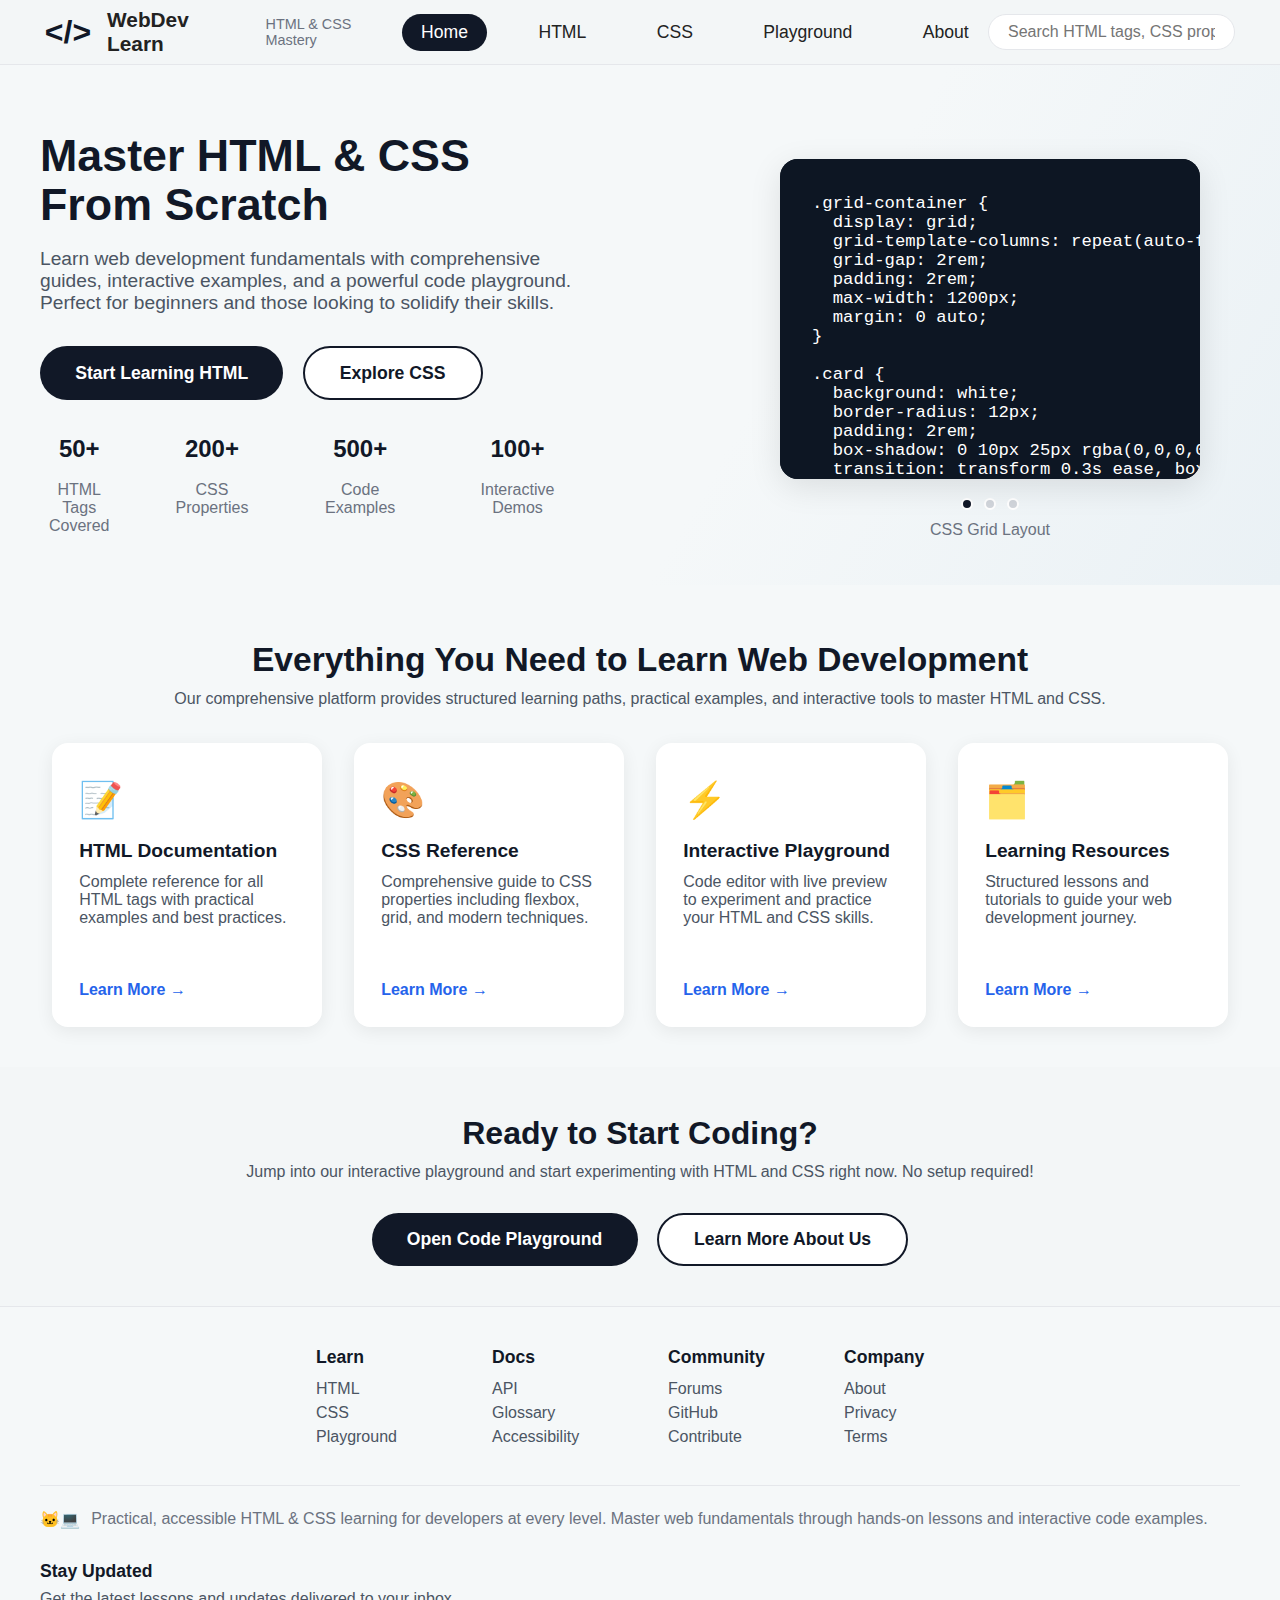
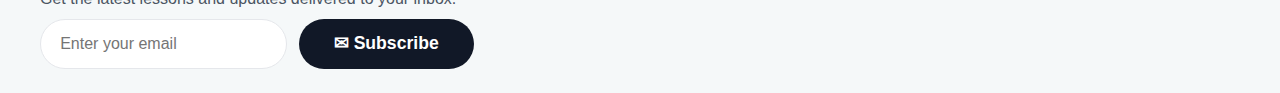
<file: index.html>
<!DOCTYPE html>
<html lang="en">
  <head>
    <meta charset="UTF-8" />
    <meta name="viewport" content="width=device-width, initial-scale=1.0" />
    <title>WebDev Learn - HTML & CSS Mastery</title>
    <link rel="stylesheet" href="style.css" />
  </head>
  <body>
    <!--Navbar-->
    <header class="navbar">
      <div class="navbar-left">
        <span class="nav-logo">&#60;&#47;&#62;</span>
        <span class="nav-title">WebDev Learn</span>
        <span class="nav-subtitle">HTML &amp; CSS Mastery</span>
      </div>
      <nav class="navbar-center">
        <a href="#" class="nav-link active">Home</a>
        <a href="./html.html" class="nav-link">HTML</a>
        <a href="#" class="nav-link">CSS</a>
        <a href="#" class="nav-link">Playground</a>
        <a href="#" class="nav-link">About</a>
      </nav>
      <div class="navbar-right">
        <input
          type="text"
          class="nav-search"
          placeholder="Search HTML tags, CSS properties..."
        />
      </div>
    </header>

    <!--Hero section-->
    <section class="hero">
      <div class="hero-content">
        <h1>Master HTML &amp; CSS<br />From Scratch</h1>
        <p>
          Learn web development fundamentals with comprehensive guides,
          interactive examples, and a powerful code playground. Perfect for
          beginners and those looking to solidify their skills.
        </p>
        <div class="hero-buttons">
          <button class="btn btn-primary">Start Learning HTML</button>
          <button class="btn btn-outline">Explore CSS</button>
        </div>
        <div class="hero-stats">
          <div><span>50+</span><br />HTML Tags<br />Covered</div>
          <div><span>200+</span><br />CSS Properties</div>
          <div><span>500+</span><br />Code Examples</div>
          <div><span>100+</span><br />Interactive Demos</div>
        </div>
      </div>
      <div class="hero-carousel">
        <div class="carousel-window">
          <div class="carousel-track">
            <pre class="carousel-slide">
.grid-container {
  display: grid;
  grid-template-columns: repeat(auto-fit, minmax(300px, 1fr));
  grid-gap: 2rem;
  padding: 2rem;
  max-width: 1200px;
  margin: 0 auto;
}

.card {
  background: white;
  border-radius: 12px;
  padding: 2rem;
  box-shadow: 0 10px 25px rgba(0,0,0,0.1);
  transition: transform 0.3s ease, box-shadow 0.3s ease;
}
                    </pre
            >
            <pre class="carousel-slide">
.flex-container {
  display: flex;
  flex-wrap: wrap;
  gap: 1.5rem;
  justify-content: center;
  align-items: stretch;
}

.flex-item {
  background: #fff;
  border-radius: 10px;
  padding: 1.5rem;
  box-shadow: 0 8px 20px rgba(0,0,0,0.08);
}
                    </pre
            >
            <pre class="carousel-slide">
.button {
  background: #111827;
  color: #fff;
  border: none;
  border-radius: 8px;
  padding: 0.75rem 2rem;
  font-size: 1.1rem;
  cursor: pointer;
  transition: background 0.2s;
}
.button:hover {
  background: #1f2937;
}
                    </pre
            >
          </div>
        </div>
        <div class="carousel-dots">
          <span class="dot active"></span>
          <span class="dot"></span>
          <span class="dot"></span>
        </div>
        <span class="carousel-label">CSS Grid Layout</span>
      </div>
    </section>

    <!--Learn the  web development-->
    <section class="features">
      <h2>Everything You Need to Learn Web Development</h2>
      <p>
        Our comprehensive platform provides structured learning paths, practical
        examples, and interactive tools to master HTML and CSS.
      </p>
      <div class="feature-cards">
        <div class="feature-card">
          <div class="feature-icon">📝</div>
          <h3>HTML Documentation</h3>
          <p>
            Complete reference for all HTML tags with practical examples and
            best practices.
          </p>
          <a href="#">Learn More &rarr;</a>
        </div>
        <div class="feature-card">
          <div class="feature-icon">🎨</div>
          <h3>CSS Reference</h3>
          <p>
            Comprehensive guide to CSS properties including flexbox, grid, and
            modern techniques.
          </p>
          <a href="#">Learn More &rarr;</a>
        </div>
        <div class="feature-card">
          <div class="feature-icon">⚡</div>
          <h3>Interactive Playground</h3>
          <p>
            Code editor with live preview to experiment and practice your HTML
            and CSS skills.
          </p>
          <a href="#">Learn More &rarr;</a>
        </div>
        <div class="feature-card">
          <div class="feature-icon">🗂️</div>
          <h3>Learning Resources</h3>
          <p>
            Structured lessons and tutorials to guide your web development
            journey.
          </p>
          <a href="#">Learn More &rarr;</a>
        </div>
      </div>
    </section>

    <!--Link section-->
    <section class="cta">
      <h2>Ready to Start Coding?</h2>
      <p>
        Jump into our interactive playground and start experimenting with HTML
        and CSS right now. No setup required!
      </p>
      <div class="cta-buttons">
        <button class="btn btn-primary">Open Code Playground</button>
        <button class="btn btn-outline">Learn More About Us</button>
      </div>
    </section>

    <!--Footer section-->
    <footer class="footer">
      <div class="footer-links">
        <div>
          <h4>Learn</h4>
          <a href="#">HTML</a>
          <a href="#">CSS</a>
          <a href="#">Playground</a>
        </div>
        <div>
          <h4>Docs</h4>
          <a href="#">API</a>
          <a href="#">Glossary</a>
          <a href="#">Accessibility</a>
        </div>
        <div>
          <h4>Community</h4>
          <a href="#">Forums</a>
          <a href="#">GitHub</a>
          <a href="#">Contribute</a>
        </div>
        <div>
          <h4>Company</h4>
          <a href="#">About</a>
          <a href="#">Privacy</a>
          <a href="#">Terms</a>
        </div>
      </div>
      <div class="footer-bottom">
        <div class="footer-desc">
          <span>🐱‍💻</span>
          <span
            >Practical, accessible HTML &amp; CSS learning for developers at
            every level. Master web fundamentals through hands-on lessons and
            interactive code examples.</span
          >
        </div>
        <div class="footer-subscribe">
          <h4>Stay Updated</h4>
          <p>Get the latest lessons and updates delivered to your inbox.</p>
          <form class="subscribe-form">
            <input type="email" placeholder="Enter your email" required />
            <button type="submit" class="btn btn-primary">
              &#9993; Subscribe
            </button>
          </form>
        </div>
      </div>
    </footer>

    <script src="script.js"></script>
  </body>
</html>
</file>
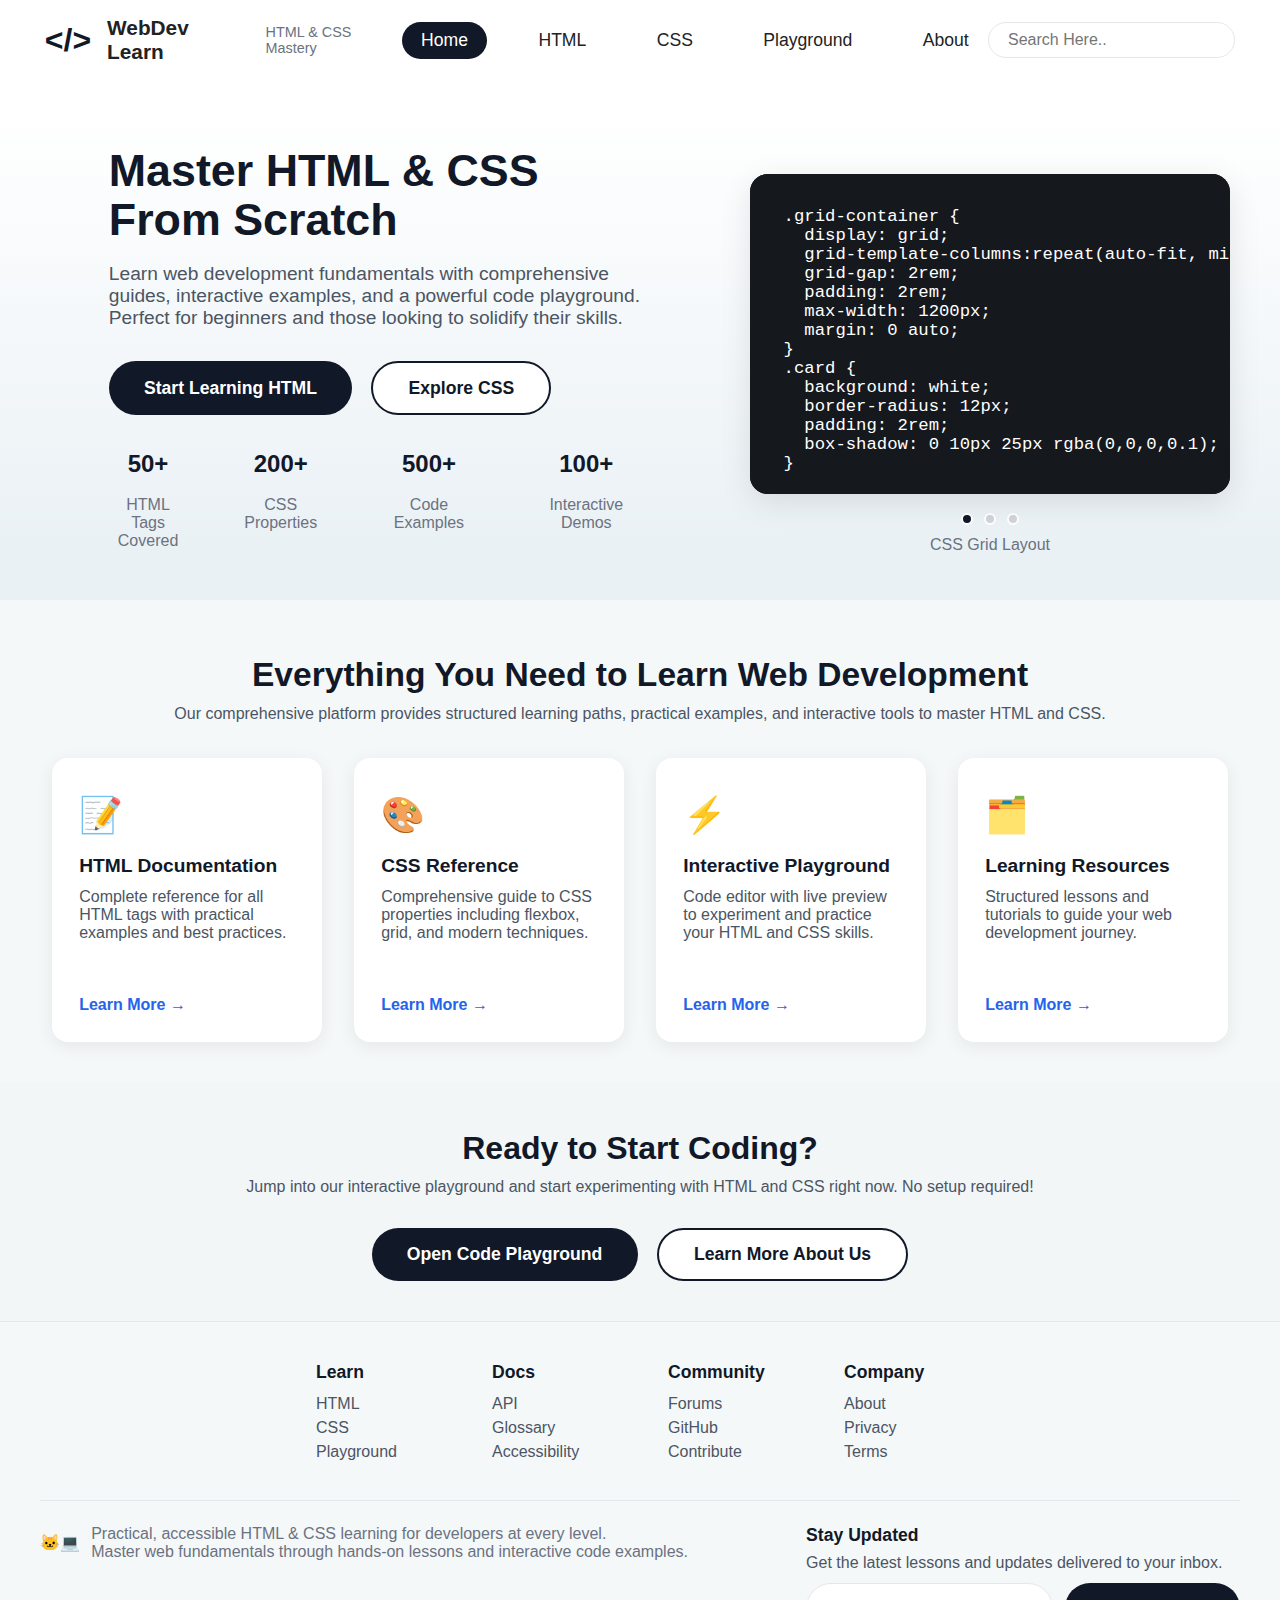
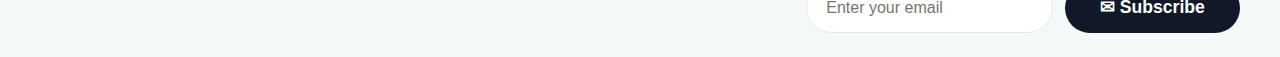
<file: Home/index.html>
<!DOCTYPE html>
<html lang="en">
  <head>
    <meta charset="UTF-8" />
    <meta name="viewport" content="width=device-width, initial-scale=1.0" />
    <title>WebDev Learn - HTML & CSS Mastery</title>
    <link rel="stylesheet" href="style.css" />
  </head>
  <body>
    <!--Navbar-->
    <header class="navbar">
      <div class="navbar-left">
        <span class="nav-logo">&#60;&#47;&#62;</span>
        <span class="nav-title">WebDev Learn</span>
        <span class="nav-subtitle">HTML &amp; CSS Mastery</span>
      </div>
      <nav class="navbar-center">
        <a href="./index.html" class="nav-link active">Home</a>
        <a href="../HTML/HTML.html" class="nav-link">HTML</a>
        <a href="../CSS/CSS.html" class="nav-link">CSS</a>
        <a href="../Playground/playground.html" class="nav-link">Playground</a>
        <a href="../About/about.html" class="nav-link">About</a>
      </nav>
      <div class="navbar-right">
        <input
          type="text"
          class="nav-search"
          placeholder="Search Here.."
        />
      </div>
    </header>

    <!--Hero section-->
    <section class="hero">
      <div class="hero-content">
        <h1>Master HTML &amp; CSS<br />From Scratch</h1>
        <p>
          Learn web development fundamentals with comprehensive guides,
          interactive examples, and a powerful code playground. Perfect for
          beginners and those looking to solidify their skills.
        </p>
        <div class="hero-buttons">
          <button class="btn btn-primary">Start Learning HTML</button>
          <button class="btn btn-outline">Explore CSS</button>
        </div>
        <div class="hero-stats">
          <div><span>50+</span><br />HTML Tags<br />Covered</div>
          <div><span>200+</span><br />CSS Properties</div>
          <div><span>500+</span><br />Code Examples</div>
          <div><span>100+</span><br />Interactive Demos</div>
        </div>
      </div>
      <div class="hero-carousel">
        <div class="carousel-window">
          <div class="carousel-track">
            <pre class="carousel-slide">
.grid-container {
  display: grid;
  grid-template-columns:repeat(auto-fit, minmax(300px, 1fr));
  grid-gap: 2rem;
  padding: 2rem;
  max-width: 1200px;
  margin: 0 auto;
}
.card {
  background: white;
  border-radius: 12px;
  padding: 2rem;
  box-shadow: 0 10px 25px rgba(0,0,0,0.1);
}
                    </pre
            >
            <pre class="carousel-slide">
.flex-container {
  display: flex;
  flex-wrap: wrap;
  gap: 1.5rem;
  justify-content: center;
  align-items: stretch;
}
.flex-item {
  background: #fff;
  border-radius: 10px;
  padding: 1.5rem;
  box-shadow: 0 8px 20px rgba(0,0,0,0.08);
}
                    </pre
            >
            <pre class="carousel-slide">
.button {
  background: #111827;
  color: #fff;
  border: none;
  border-radius: 8px;
  padding: 0.75rem 2rem;
  font-size: 1.1rem;
  cursor: pointer;
  transition: background 0.2s;
}
.button:hover {
  background: #1f2937;
}
                    </pre
            >
          </div>
        </div>
        <div class="carousel-dots">
          <span class="dot active"></span>
          <span class="dot"></span>
          <span class="dot"></span>
        </div>
        <span class="carousel-label">CSS Grid Layout</span>
      </div>
    </section>

    <!--Learn the  web development-->
    <section class="features">
      <h2>Everything You Need to Learn Web Development</h2>
      <p>
        Our comprehensive platform provides structured learning paths, practical
        examples, and interactive tools to master HTML and CSS.
      </p>
      <div class="feature-cards">
        <div class="feature-card">
          <div class="feature-icon">📝</div>
          <h3>HTML Documentation</h3>
          <p>
            Complete reference for all HTML tags with practical examples and
            best practices.
          </p>
          <a href="#">Learn More &rarr;</a>
        </div>
        <div class="feature-card">
          <div class="feature-icon">🎨</div>
          <h3>CSS Reference</h3>
          <p>
            Comprehensive guide to CSS properties including flexbox, grid, and
            modern techniques.
          </p>
          <a href="#">Learn More &rarr;</a>
        </div>
        <div class="feature-card">
          <div class="feature-icon">⚡</div>
          <h3>Interactive Playground</h3>
          <p>
            Code editor with live preview to experiment and practice your HTML
            and CSS skills.
          </p>
          <a href="#">Learn More &rarr;</a>
        </div>
        <div class="feature-card">
          <div class="feature-icon">🗂️</div>
          <h3>Learning Resources</h3>
          <p>
            Structured lessons and tutorials to guide your web development
            journey.
          </p>
          <a href="#">Learn More &rarr;</a>
        </div>
      </div>
    </section>

    <!--Link section-->
    <section class="cta">
      <h2>Ready to Start Coding?</h2>
      <p>
        Jump into our interactive playground and start experimenting with HTML
        and CSS right now. No setup required!
      </p>
      <div class="cta-buttons">
        <button class="btn btn-primary">Open Code Playground</button>
        <button class="btn btn-outline">Learn More About Us</button>
      </div>
    </section>

    <!--Footer section-->
    <footer class="footer">
      <div class="footer-links">
        <div>
          <h4>Learn</h4>
          <a href="#">HTML</a>
          <a href="#">CSS</a>
          <a href="#">Playground</a>
        </div>
        <div>
          <h4>Docs</h4>
          <a href="#">API</a>
          <a href="#">Glossary</a>
          <a href="#">Accessibility</a>
        </div>
        <div>
          <h4>Community</h4>
          <a href="#">Forums</a>
          <a href="#">GitHub</a>
          <a href="#">Contribute</a>
        </div>
        <div>
          <h4>Company</h4>
          <a href="#">About</a>
          <a href="#">Privacy</a>
          <a href="#">Terms</a>
        </div>
      </div>
      <div class="footer-bottom">
        <div class="footer-desc">
          <span>🐱‍💻</span>
          <span>
        Practical, accessible HTML &amp; CSS learning for developers at every level.<br>
        Master web fundamentals through hands-on lessons and interactive code examples.
          </span>
        </div>
        <div class="footer-subscribe">
          <h4>Stay Updated</h4>
          <p>Get the latest lessons and updates delivered to your inbox.</p>
          <form class="subscribe-form">
        <input type="email" placeholder="Enter your email" required />
        <button type="submit" class="btn btn-primary">
          &#9993; Subscribe
        </button>
          </form>
        </div>
      </div>
    </footer>

    <script src="script.js"></script>
  </body>
</html>
</file>
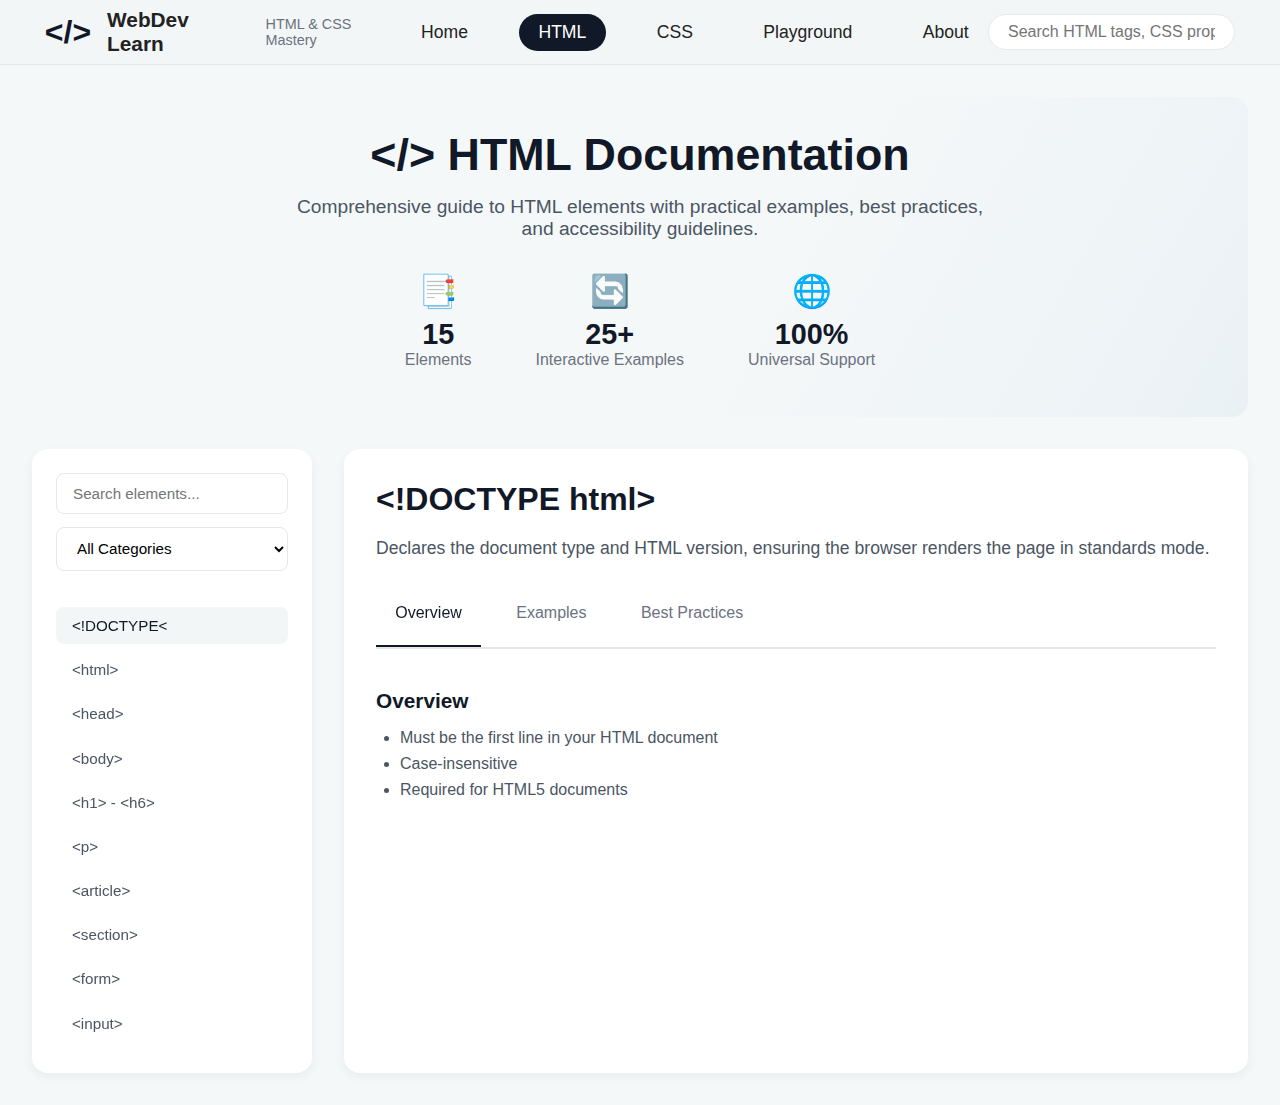
<file: HTML.html>
<!DOCTYPE html>
<html lang="en">
  <head>
    <meta charset="UTF-8" />
    <meta name="viewport" content="width=device-width, initial-scale=1.0" />
    <title>HTML Documentation - WebDev Learn</title>
    <link rel="stylesheet" href="style.css" />
    <link rel="stylesheet" href="html-docs.css" />
  </head>
  <body>
    <header class="navbar">
      <div class="navbar-left">
        <span class="nav-logo">&#60;&#47;&#62;</span>
        <span class="nav-title">WebDev Learn</span>
        <span class="nav-subtitle">HTML &amp; CSS Mastery</span>
      </div>
      <nav class="navbar-center">
        <a href="index.html" class="nav-link">Home</a>
        <a href="html.html" class="nav-link active">HTML</a>
        <a href="#" class="nav-link">CSS</a>
        <a href="#" class="nav-link">Playground</a>
        <a href="#" class="nav-link">About</a>
      </nav>
      <div class="navbar-right">
        <input
          type="text"
          class="nav-search"
          placeholder="Search HTML tags, CSS properties..."
        />
      </div>
    </header>

    <main class="docs-container">
      <div class="docs-header">
        <h1>&#60;/&#62; HTML Documentation</h1>
        <p>
          Comprehensive guide to HTML elements with practical examples, best
          practices, and accessibility guidelines.
        </p>
        <div class="docs-stats">
          <div class="stat-item">
            <span class="stat-icon">📑</span>
            <span class="stat-number">15</span>
            <span class="stat-label">Elements</span>
          </div>
          <div class="stat-item">
            <span class="stat-icon">🔄</span>
            <span class="stat-number">25+</span>
            <span class="stat-label">Interactive Examples</span>
          </div>
          <div class="stat-item">
            <span class="stat-icon">🌐</span>
            <span class="stat-number">100%</span>
            <span class="stat-label">Universal Support</span>
          </div>
        </div>
      </div>

      <div class="docs-content">
        <aside class="docs-sidebar">
          <div class="search-box">
            <input
              type="text"
              id="elementSearch"
              placeholder="Search elements..."
              onkeyup="filterElements()"
            />
            <select id="categoryFilter" onchange="filterElements()">
              <option value="all">All Categories</option>
              <option value="document">Document Structure</option>
              <option value="text">Text Content</option>
              <option value="semantic">Semantic Elements</option>
              <option value="forms">Forms</option>
            </select>
          </div>
          <ul class="element-list" id="elementList">
            <li class="element-item" data-category="document">
              <a href="#doctype" class="active">&lt;!DOCTYPE&lt;</a>
            </li>
            <li class="element-item" data-category="document">
              <a href="#html">&lt;html&gt;</a>
            </li>
            <li class="element-item" data-category="document">
              <a href="#head">&lt;head&gt;</a>
            </li>
            <li class="element-item" data-category="document">
              <a href="#body">&lt;body&gt;</a>
            </li>
            <li class="element-item" data-category="text">
              <a href="#h1">&lt;h1&gt; - &lt;h6&gt;</a>
            </li>
            <li class="element-item" data-category="text">
              <a href="#p">&lt;p&gt;</a>
            </li>
            <li class="element-item" data-category="semantic">
              <a href="#article">&lt;article&gt;</a>
            </li>
            <li class="element-item" data-category="semantic">
              <a href="#section">&lt;section&gt;</a>
            </li>
            <li class="element-item" data-category="forms">
              <a href="#form">&lt;form&gt;</a>
            </li>
            <li class="element-item" data-category="forms">
              <a href="#input">&lt;input&gt;</a>
            </li>
          </ul>
        </aside>

        <section class="docs-main">
          <!-- DOCTYPE -->
          <article id="doctype" class="element-docs">
            <h2>&lt;!DOCTYPE html&gt;</h2>
            <p class="element-desc">
              Declares the document type and HTML version, ensuring the browser
              renders the page in standards mode.
            </p>

            <div class="tabs">
              <button
                class="tab-btn active"
                onclick="switchTab(this, 'overview-doctype')"
              >
                Overview
              </button>
              <button
                class="tab-btn"
                onclick="switchTab(this, 'example-doctype')"
              >
                Examples
              </button>
              <button
                class="tab-btn"
                onclick="switchTab(this, 'practice-doctype')"
              >
                Best Practices
              </button>
            </div>

            <div id="overview-doctype" class="tab-content active">
              <h3>Overview</h3>
              <ul>
                <li>Must be the first line in your HTML document</li>
                <li>Case-insensitive</li>
                <li>Required for HTML5 documents</li>
              </ul>
            </div>

            <div id="example-doctype" class="tab-content">
              <h3>Example</h3>
              <div class="code-block">
                <pre><code>&lt;!DOCTYPE html&gt;
&lt;html lang="en"&gt;
&lt;head&gt;
    &lt;meta charset="UTF-8"&gt;
    &lt;title&gt;Document&lt;/title&gt;
&lt;/head&gt;
&lt;body&gt;
    
&lt;/body&gt;
&lt;/html&gt;</code></pre>
                <button class="copy-btn" onclick="copyCode(this)">Copy</button>
              </div>
            </div>

            <div id="practice-doctype" class="tab-content">
              <h3>Best Practices</h3>
              <ul>
                <li>Always include the DOCTYPE declaration</li>
                <li>Place it at the very beginning of the document</li>
                <li>Use the HTML5 doctype for modern web development</li>
              </ul>
            </div>
          </article>

          <!-- HTML TAG -->
          <article id="html" class="element-docs" style="display:none;">
            <h2>&lt;html&gt;</h2>
            <div class="tabs">
              <button class="tab-btn active" onclick="switchTab(this, 'overview-html')">
                Overview
              </button>
              <button class="tab-btn" onclick="switchTab(this, 'example-html')">
                Examples
              </button>
              <button class="tab-btn" onclick="switchTab(this, 'practice-html')">
                Best Practices
              </button>
            </div>
            <div id="overview-html" class="tab-content active">
              <h3>Overview</h3>
              <ul>
                <li>The root element of an HTML document.</li>
                <li>Wraps all content except the <code>&lt;!DOCTYPE&gt;</code> declaration.</li>
                <li>Should include a <code>lang</code> attribute for accessibility.</li>
              </ul>
            </div>
            <div id="example-html" class="tab-content">
              <h3>Example</h3>
              <div class="code-block">
                <pre><code>&lt;html lang="en"&gt;
  &lt;head&gt;...&lt;/head&gt;
  &lt;body&gt;...&lt;/body&gt;
&lt;/html&gt;</code></pre>
                <button class="copy-btn" onclick="copyCode(this)">Copy</button>
              </div>
            </div>
            <div id="practice-html" class="tab-content">
              <h3>Best Practices</h3>
              <ul>
                <li>Always specify the <code>lang</code> attribute.</li>
                <li>Only one <code>&lt;html&gt;</code> element per document.</li>
              </ul>
            </div>
          </article>

          <!-- HEAD TAG -->
          <article id="head" class="element-docs" style="display:none;">
            <h2>&lt;head&gt;</h2>
            <div class="tabs">
              <button class="tab-btn active" onclick="switchTab(this, 'overview-head')">
                Overview
              </button>
              <button class="tab-btn" onclick="switchTab(this, 'example-head')">
                Examples
              </button>
              <button class="tab-btn" onclick="switchTab(this, 'practice-head')">
                Best Practices
              </button>
            </div>
            <div id="overview-head" class="tab-content active">
              <h3>Overview</h3>
              <ul>
                <li>Contains metadata, links to stylesheets, and scripts.</li>
                <li>Not displayed on the page.</li>
              </ul>
            </div>
            <div id="example-head" class="tab-content">
              <h3>Example</h3>
              <div class="code-block">
                <pre><code>&lt;head&gt;
  &lt;meta charset="UTF-8"&gt;
  &lt;title&gt;My Page&lt;/title&gt;
  &lt;link rel="stylesheet" href="style.css"&gt;
&lt;/head&gt;</code></pre>
                <button class="copy-btn" onclick="copyCode(this)">Copy</button>
              </div>
            </div>
            <div id="practice-head" class="tab-content">
              <h3>Best Practices</h3>
              <ul>
                <li>Include <code>&lt;meta charset="UTF-8"&gt;</code> for character encoding.</li>
                <li>Use <code>&lt;title&gt;</code> for SEO and accessibility.</li>
              </ul>
            </div>
          </article>

          <!-- BODY TAG -->
          <article id="body" class="element-docs" style="display:none;">
            <h2>&lt;body&gt;</h2>
            <div class="tabs">
              <button class="tab-btn active" onclick="switchTab(this, 'overview-body')">
                Overview
              </button>
              <button class="tab-btn" onclick="switchTab(this, 'example-body')">
                Examples
              </button>
              <button class="tab-btn" onclick="switchTab(this, 'practice-body')">
                Best Practices
              </button>
            </div>
            <div id="overview-body" class="tab-content active">
              <h3>Overview</h3>
              <ul>
                <li>Contains all the content visible to users.</li>
                <li>Only one <code>&lt;body&gt;</code> per document.</li>
              </ul>
            </div>
            <div id="example-body" class="tab-content">
              <h3>Example</h3>
              <div class="code-block">
                <pre><code>&lt;body&gt;
  &lt;h1&gt;Welcome!&lt;/h1&gt;
  &lt;p&gt;This is my website.&lt;/p&gt;
&lt;/body&gt;</code></pre>
                <button class="copy-btn" onclick="copyCode(this)">Copy</button>
              </div>
            </div>
            <div id="practice-body" class="tab-content">
              <h3>Best Practices</h3>
              <ul>
                <li>Keep structure semantic and accessible.</li>
                <li>Use headings and sections appropriately.</li>
              </ul>
            </div>
          </article>

          <!-- H1-H6 TAGS -->
          <article id="h1" class="element-docs" style="display:none;">
            <h2>&lt;h1&gt; - &lt;h6&gt;</h2>
            <div class="tabs">
              <button class="tab-btn active" onclick="switchTab(this, 'overview-h1')">Overview</button>
              <button class="tab-btn" onclick="switchTab(this, 'example-h1')">Examples</button>
              <button class="tab-btn" onclick="switchTab(this, 'practice-h1')">Best Practices</button>
            </div>
            <div id="overview-h1" class="tab-content active">
              <h3>Overview</h3>
              <ul>
                <li>Heading tags define the structure and hierarchy of your content.</li>
                <li><code>&lt;h1&gt;</code> is the most important, <code>&lt;h6&gt;</code> is the least.</li>
                <li>Used for titles and section headings.</li>
              </ul>
            </div>
            <div id="example-h1" class="tab-content">
              <h3>Example</h3>
              <div class="code-block">
                <pre><code>&lt;h1&gt;Main Title&lt;/h1&gt;
&lt;h2&gt;Section Title&lt;/h2&gt;
&lt;h3&gt;Subsection&lt;/h3&gt;</code></pre>
                <button class="copy-btn" onclick="copyCode(this)">Copy</button>
              </div>
            </div>
            <div id="practice-h1" class="tab-content">
              <h3>Best Practices</h3>
              <ul>
                <li>Use only one <code>&lt;h1&gt;</code> per page for the main title.</li>
                <li>Follow a logical order: <code>&lt;h1&gt;</code> → <code>&lt;h2&gt;</code> → <code>&lt;h3&gt;</code>, etc.</li>
                <li>Do not skip heading levels.</li>
              </ul>
            </div>
          </article>

          <!-- P TAG -->
          <article id="p" class="element-docs" style="display:none;">
            <h2>&lt;p&gt;</h2>
            <div class="tabs">
              <button class="tab-btn active" onclick="switchTab(this, 'overview-p')">Overview</button>
              <button class="tab-btn" onclick="switchTab(this, 'example-p')">Examples</button>
              <button class="tab-btn" onclick="switchTab(this, 'practice-p')">Best Practices</button>
            </div>
            <div id="overview-p" class="tab-content active">
              <h3>Overview</h3>
              <ul>
                <li>Defines a paragraph of text.</li>
                <li>Browsers add space before and after each <code>&lt;p&gt;</code> by default.</li>
              </ul>
            </div>
            <div id="example-p" class="tab-content">
              <h3>Example</h3>
              <div class="code-block">
                <pre><code>&lt;p&gt;This is a paragraph of text.&lt;/p&gt;</code></pre>
                <button class="copy-btn" onclick="copyCode(this)">Copy</button>
              </div>
            </div>
            <div id="practice-p" class="tab-content">
              <h3>Best Practices</h3>
              <ul>
                <li>Use for blocks of text, not for headings or lists.</li>
                <li>Do not nest block elements inside <code>&lt;p&gt;</code>.</li>
              </ul>
            </div>
          </article>

          <!-- ARTICLE TAG -->
          <article id="article" class="element-docs" style="display:none;">
            <h2>&lt;article&gt;</h2>
            <div class="tabs">
              <button class="tab-btn active" onclick="switchTab(this, 'overview-article')">Overview</button>
              <button class="tab-btn" onclick="switchTab(this, 'example-article')">Examples</button>
              <button class="tab-btn" onclick="switchTab(this, 'practice-article')">Best Practices</button>
            </div>
            <div id="overview-article" class="tab-content active">
              <h3>Overview</h3>
              <ul>
                <li>Represents a self-contained piece of content.</li>
                <li>Can be distributed and reused independently (e.g., blog post, news article).</li>
              </ul>
            </div>
            <div id="example-article" class="tab-content">
              <h3>Example</h3>
              <div class="code-block">
                <pre><code>&lt;article&gt;
  &lt;h2&gt;News Headline&lt;/h2&gt;
  &lt;p&gt;News content goes here.&lt;/p&gt;
&lt;/article&gt;</code></pre>
                <button class="copy-btn" onclick="copyCode(this)">Copy</button>
              </div>
            </div>
            <div id="practice-article" class="tab-content">
              <h3>Best Practices</h3>
              <ul>
                <li>Use for independent, distributable content.</li>
                <li>Each <code>&lt;article&gt;</code> should make sense on its own.</li>
              </ul>
            </div>
          </article>

          <!-- SECTION TAG -->
          <article id="section" class="element-docs" style="display:none;">
            <h2>&lt;section&gt;</h2>
            <div class="tabs">
              <button class="tab-btn active" onclick="switchTab(this, 'overview-section')">Overview</button>
              <button class="tab-btn" onclick="switchTab(this, 'example-section')">Examples</button>
              <button class="tab-btn" onclick="switchTab(this, 'practice-section')">Best Practices</button>
            </div>
            <div id="overview-section" class="tab-content active">
              <h3>Overview</h3>
              <ul>
                <li>Defines a thematic grouping of content, typically with a heading.</li>
                <li>Used to break up content into logical sections.</li>
              </ul>
            </div>
            <div id="example-section" class="tab-content">
              <h3>Example</h3>
              <div class="code-block">
                <pre><code>&lt;section&gt;
  &lt;h2&gt;About Us&lt;/h2&gt;
  &lt;p&gt;Information about our company.&lt;/p&gt;
&lt;/section&gt;</code></pre>
                <button class="copy-btn" onclick="copyCode(this)">Copy</button>
              </div>
            </div>
            <div id="practice-section" class="tab-content">
              <h3>Best Practices</h3>
              <ul>
                <li>Use for grouping related content with a heading.</li>
                <li>Do not use <code>&lt;section&gt;</code> as a generic container (use <code>&lt;div&gt;</code> for that).</li>
              </ul>
            </div>
          </article>

          <!-- FORM TAG -->
          <article id="form" class="element-docs" style="display:none;">
            <h2>&lt;form&gt;</h2>
            <div class="tabs">
              <button class="tab-btn active" onclick="switchTab(this, 'overview-form')">Overview</button>
              <button class="tab-btn" onclick="switchTab(this, 'example-form')">Examples</button>
              <button class="tab-btn" onclick="switchTab(this, 'practice-form')">Best Practices</button>
            </div>
            <div id="overview-form" class="tab-content active">
              <h3>Overview</h3>
              <ul>
                <li>Defines an interactive form for user input.</li>
                <li>Can contain input fields, buttons, and other controls.</li>
              </ul>
            </div>
            <div id="example-form" class="tab-content">
              <h3>Example</h3>
              <div class="code-block">
                <pre><code>&lt;form action="/submit" method="post"&gt;
  &lt;label for="name"&gt;Name:&lt;/label&gt;
  &lt;input type="text" id="name" name="name"&gt;
  &lt;button type="submit"&gt;Send&lt;/button&gt;
&lt;/form&gt;</code></pre>
                <button class="copy-btn" onclick="copyCode(this)">Copy</button>
              </div>
            </div>
            <div id="practice-form" class="tab-content">
              <h3>Best Practices</h3>
              <ul>
                <li>Always use <code>label</code> elements for accessibility.</li>
                <li>Set appropriate <code>action</code> and <code>method</code> attributes.</li>
              </ul>
            </div>
          </article>

          <!-- INPUT TAG -->
          <article id="input" class="element-docs" style="display:none;">
            <h2>&lt;input&gt;</h2>
            <div class="tabs">
              <button class="tab-btn active" onclick="switchTab(this, 'overview-input')">Overview</button>
              <button class="tab-btn" onclick="switchTab(this, 'example-input')">Examples</button>
              <button class="tab-btn" onclick="switchTab(this, 'practice-input')">Best Practices</button>
            </div>
            <div id="overview-input" class="tab-content active">
              <h3>Overview</h3>
              <ul>
                <li>Used to create interactive controls in a web form.</li>
                <li>Supports many types: text, password, checkbox, radio, etc.</li>
              </ul>
            </div>
            <div id="example-input" class="tab-content">
              <h3>Example</h3>
              <div class="code-block">
                <pre><code>&lt;input type="text" name="username"&gt;
&lt;input type="checkbox" name="subscribe"&gt; Subscribe</code></pre>
                <button class="copy-btn" onclick="copyCode(this)">Copy</button>
              </div>
            </div>
            <div id="practice-input" class="tab-content">
              <h3>Best Practices</h3>
              <ul>
                <li>Always use <code>name</code> and <code>type</code> attributes.</li>
                <li>Pair with <code>label</code> for accessibility.</li>
                <li>Use appropriate <code>type</code> for the data you want to collect.</li>
              </ul>
            </div>
          </article>
        </section>
      </div>
    </main>

    <script src="html-docs.js"></script>
  </body>
</html>
</file>
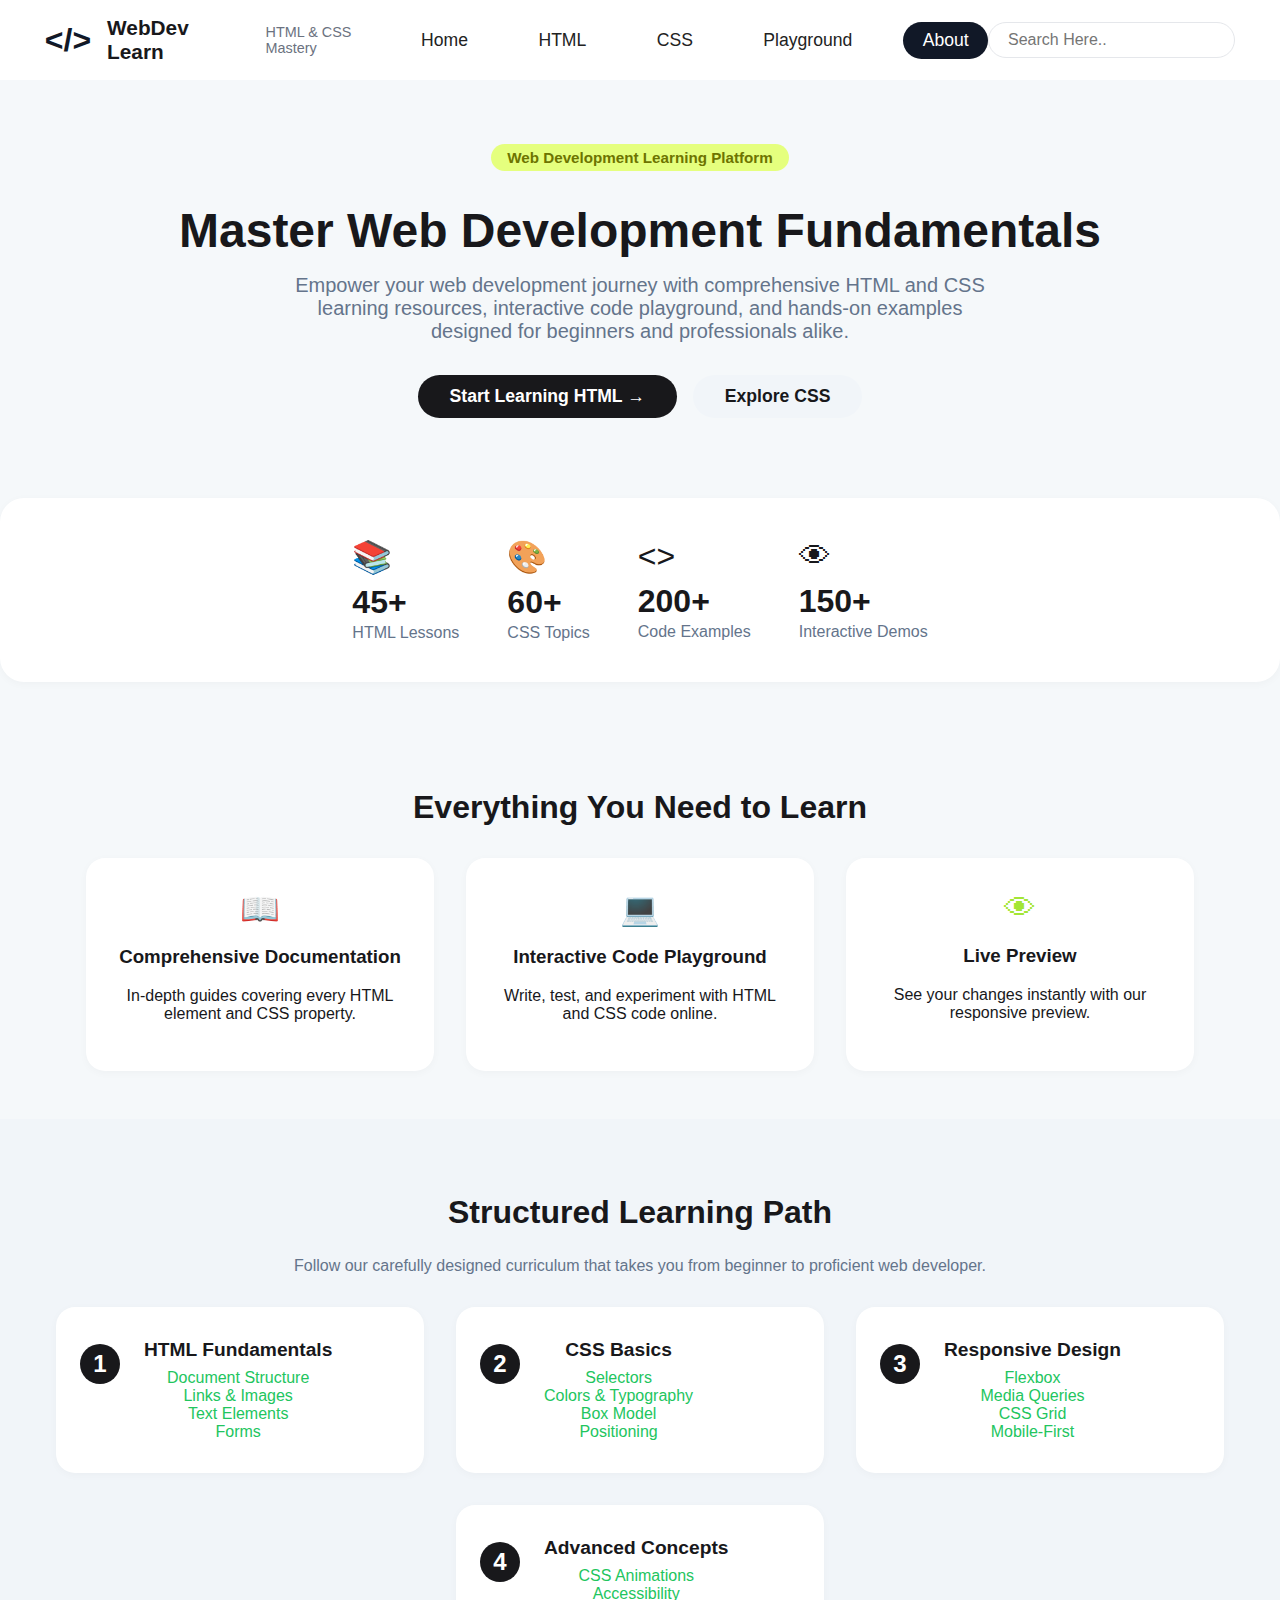
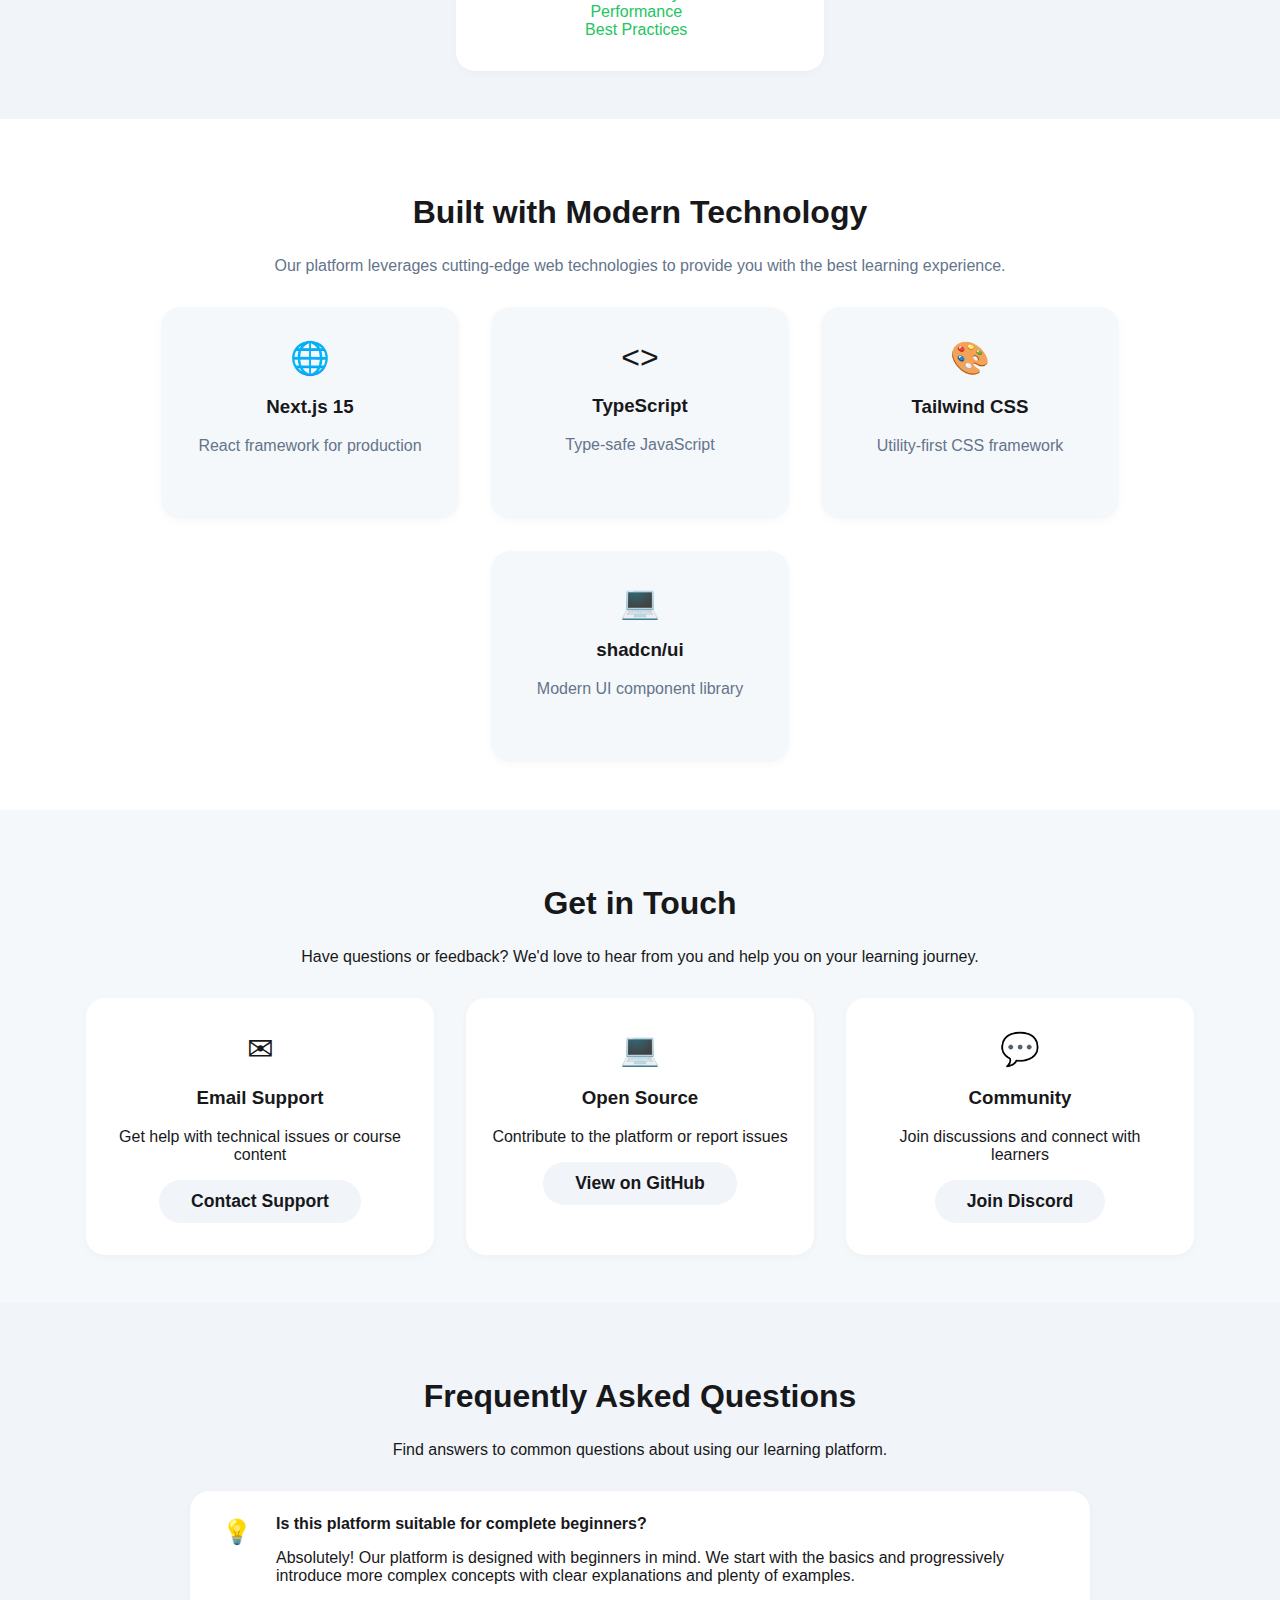
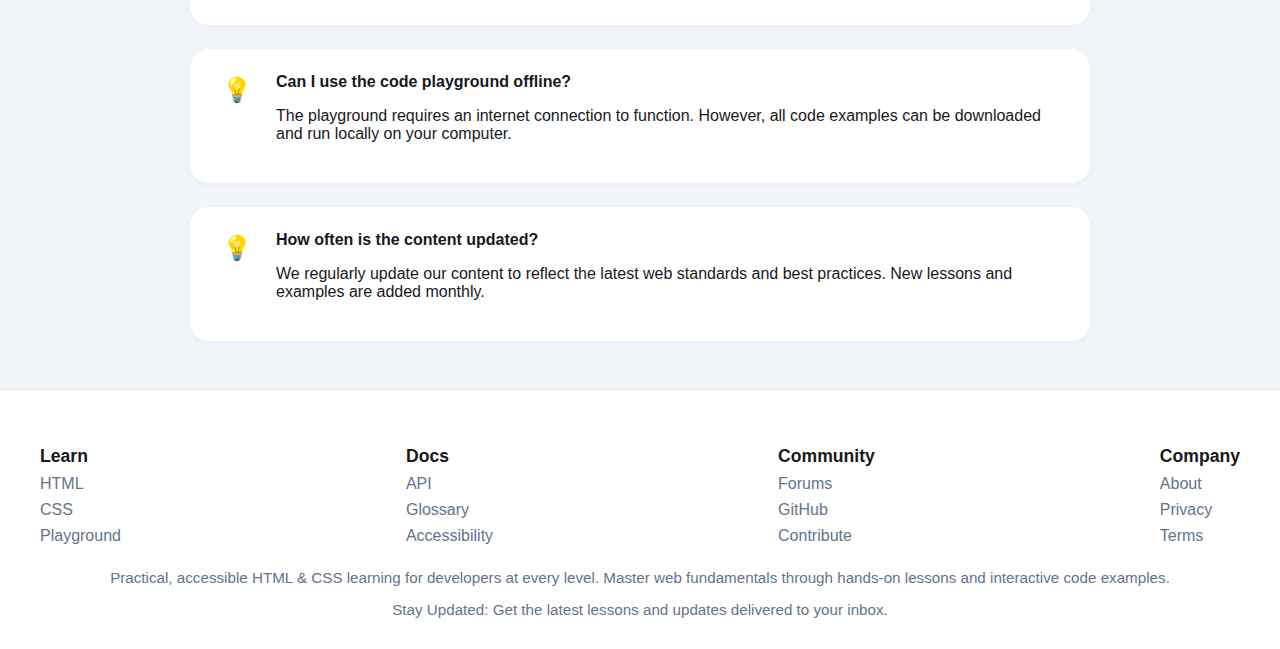
<file: About/about.html>
<!DOCTYPE html>
<html lang="en">
<head>
  <meta charset="UTF-8" />
  <meta name="viewport" content="width=device-width, initial-scale=1.0"/>
  <title>About | WebDev Learn</title>
  <link rel="stylesheet" href="style.css" />
</head>
<body>
 <header class="navbar">
      <div class="navbar-left">
        <span class="nav-logo">&#60;&#47;&#62;</span>
        <span class="nav-title">WebDev Learn</span>
        <span class="nav-subtitle">HTML &amp; CSS Mastery</span>
      </div>
      <nav class="navbar-center">
        <a href="../Home/index.html" class="nav-link">Home</a>
        <a href="../HTML//HTML.html" class="nav-link">HTML</a>
        <a href="../CSS/CSS.html" class="nav-link">CSS</a>
        <a href="../Playground/playground.html" class="nav-link">Playground</a>
        <a href="./about.html" class="nav-link active">About</a>
      </nav>
      <div class="navbar-right">
        <input
          type="text"
          class="nav-search"
          placeholder="Search Here.."
        />
      </div>
    </header>

  <main>
    <section class="hero">
      <span class="badge">Web Development Learning Platform</span>
      <h1>Master Web Development Fundamentals</h1>
      <p>
        Empower your web development journey with comprehensive HTML and CSS learning resources, interactive code playground, and hands-on examples designed for beginners and professionals alike.
      </p>
      <div class="hero-actions">
        <a href="#" class="btn primary">Start Learning HTML &rarr;</a>
        <a href="#" class="btn">Explore CSS</a>
      </div>
    </section>

    <section class="stats">
      <div>
        <span class="stat-icon">&#128218;</span>
        <h2>45+</h2>
        <p>HTML Lessons</p>
      </div>
      <div>
        <span class="stat-icon">&#127912;</span>
        <h2>60+</h2>
        <p>CSS Topics</p>
      </div>
      <div>
        <span class="stat-icon">&#60;&#62;</span>
        <h2>200+</h2>
        <p>Code Examples</p>
      </div>
      <div>
        <span class="stat-icon">&#128065;</span>
        <h2>150+</h2>
        <p>Interactive Demos</p>
      </div>
    </section>

    <section class="features">
      <h2>Everything You Need to Learn</h2>
      <div class="feature-list">
        <div class="feature-card">
          <span class="feature-icon">&#128214;</span>
          <h3>Comprehensive Documentation</h3>
          <p>In-depth guides covering every HTML element and CSS property.</p>
        </div>
        <div class="feature-card">
          <span class="feature-icon">&#128187;</span>
          <h3>Interactive Code Playground</h3>
          <p>Write, test, and experiment with HTML and CSS code online.</p>
        </div>
        <div class="feature-card">
          <span class="feature-icon">&#128065;</span>
          <h3>Live Preview</h3>
          <p>See your changes instantly with our responsive preview.</p>
        </div>
      </div>
    </section>

    <section class="learning-path">
      <h2>Structured Learning Path</h2>
      <p>Follow our carefully designed curriculum that takes you from beginner to proficient web developer.</p>
      <div class="curriculum">
        <div class="curriculum-card">
          <span class="curriculum-num">1</span>
          <div>
            <h3>HTML Fundamentals</h3>
            <ul>
              <li>Document Structure</li>
              <li>Links &amp; Images</li>
              <li>Text Elements</li>
              <li>Forms</li>
            </ul>
          </div>
        </div>
        <div class="curriculum-card">
          <span class="curriculum-num">2</span>
          <div>
            <h3>CSS Basics</h3>
            <ul>
              <li>Selectors</li>
              <li>Colors &amp; Typography</li>
              <li>Box Model</li>
              <li>Positioning</li>
            </ul>
          </div>
        </div>
        <div class="curriculum-card">
          <span class="curriculum-num">3</span>
          <div>
            <h3>Responsive Design</h3>
            <ul>
              <li>Flexbox</li>
              <li>Media Queries</li>
              <li>CSS Grid</li>
              <li>Mobile-First</li>
            </ul>
          </div>
        </div>
        <div class="curriculum-card">
          <span class="curriculum-num">4</span>
          <div>
            <h3>Advanced Concepts</h3>
            <ul>
              <li>CSS Animations</li>
              <li>Accessibility</li>
              <li>Performance</li>
              <li>Best Practices</li>
            </ul>
          </div>
        </div>
      </div>
    </section>

    <section class="tech">
      <h2>Built with Modern Technology</h2>
      <p>Our platform leverages cutting-edge web technologies to provide you with the best learning experience.</p>
      <div class="tech-list">
        <div class="tech-card">
          <span class="tech-icon">&#127760;</span>
          <h3>Next.js 15</h3>
          <p>React framework for production</p>
        </div>
        <div class="tech-card">
          <span class="tech-icon">&#60;&#62;</span>
          <h3>TypeScript</h3>
          <p>Type-safe JavaScript</p>
        </div>
        <div class="tech-card">
          <span class="tech-icon">&#127912;</span>
          <h3>Tailwind CSS</h3>
          <p>Utility-first CSS framework</p>
        </div>
        <div class="tech-card">
          <span class="tech-icon">&#128187;</span>
          <h3>shadcn/ui</h3>
          <p>Modern UI component library</p>
        </div>
      </div>
    </section>

    <section class="contact">
      <h2>Get in Touch</h2>
      <p>Have questions or feedback? We'd love to hear from you and help you on your learning journey.</p>
      <div class="contact-list">
        <div class="contact-card">
          <span class="contact-icon">&#9993;</span>
          <h3>Email Support</h3>
          <p>Get help with technical issues or course content</p>
          <a href="#" class="btn">Contact Support</a>
        </div>
        <div class="contact-card">
          <span class="contact-icon">&#128187;</span>
          <h3>Open Source</h3>
          <p>Contribute to the platform or report issues</p>
          <a href="#" class="btn">View on GitHub</a>
        </div>
        <div class="contact-card">
          <span class="contact-icon">&#128172;</span>
          <h3>Community</h3>
          <p>Join discussions and connect with learners</p>
          <a href="#" class="btn">Join Discord</a>
        </div>
      </div>
    </section>

    <section class="faq">
      <h2>Frequently Asked Questions</h2>
      <p>Find answers to common questions about using our learning platform.</p>
      <div class="faq-list">
        <div class="faq-card">
          <span class="faq-icon">&#128161;</span>
          <div>
            <strong>Is this platform suitable for complete beginners?</strong>
            <p>Absolutely! Our platform is designed with beginners in mind. We start with the basics and progressively introduce more complex concepts with clear explanations and plenty of examples.</p>
          </div>
        </div>
        <div class="faq-card">
          <span class="faq-icon">&#128161;</span>
          <div>
            <strong>Can I use the code playground offline?</strong>
            <p>The playground requires an internet connection to function. However, all code examples can be downloaded and run locally on your computer.</p>
          </div>
        </div>
        <div class="faq-card">
          <span class="faq-icon">&#128161;</span>
          <div>
            <strong>How often is the content updated?</strong>
            <p>We regularly update our content to reflect the latest web standards and best practices. New lessons and examples are added monthly.</p>
          </div>
        </div>
      </div>
    </section>
  </main>

  <footer class="footer">
    <div class="container footer-grid">
      <div>
        <h4>Learn</h4>
        <ul>
          <li><a href="#">HTML</a></li>
          <li><a href="#">CSS</a></li>
          <li><a href="#">Playground</a></li>
        </ul>
      </div>
      <div>
        <h4>Docs</h4>
        <ul>
          <li><a href="#">API</a></li>
          <li><a href="#">Glossary</a></li>
          <li><a href="#">Accessibility</a></li>
        </ul>
      </div>
      <div>
        <h4>Community</h4>
        <ul>
          <li><a href="#">Forums</a></li>
          <li><a href="#">GitHub</a></li>
          <li><a href="#">Contribute</a></li>
        </ul>
      </div>
      <div>
        <h4>Company</h4>
        <ul>
          <li><a href="#">About</a></li>
          <li><a href="#">Privacy</a></li>
          <li><a href="#">Terms</a></li>
        </ul>
      </div>
    </div>
    <div class="footer-bottom">
      <p>Practical, accessible HTML &amp; CSS learning for developers at every level. Master web fundamentals through hands-on lessons and interactive code examples.</p>
      <p>Stay Updated: Get the latest lessons and updates delivered to your inbox.</p>
    </div>
  </footer>
</body>
</html>
</file>
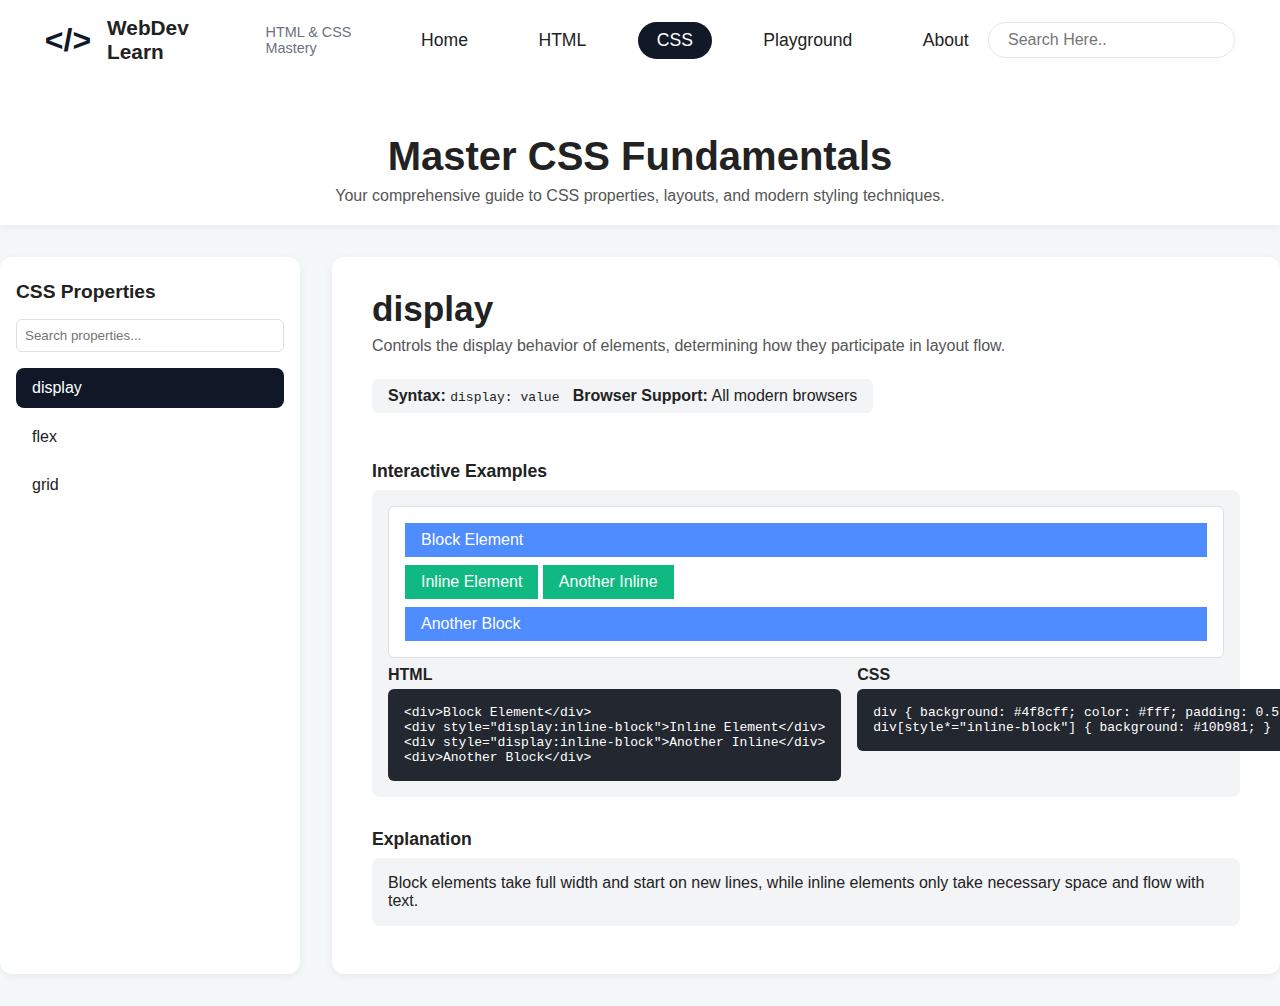
<file: CSS/CSS.html>
<!DOCTYPE html>
<html lang="en">
  <head>
    <meta charset="UTF-8" />
    <title>CSS Reference - WebDev Learn</title>
    <meta name="viewport" content="width=device-width, initial-scale=1.0" />
    <link rel="stylesheet" href="style.css" />
    <link rel="stylesheet" href="../Home/style.css">
  </head>
  <body>
    <header class="navbar">
      <div class="navbar-left">
        <span class="nav-logo">&#60;&#47;&#62;</span>
        <span class="nav-title">WebDev Learn</span>
        <span class="nav-subtitle">HTML &amp; CSS Mastery</span>
      </div>
      <nav class="navbar-center">
        <a href="../Home/index.html" class="nav-link">Home</a>
        <a href="../HTML//HTML.html" class="nav-link">HTML</a>
        <a href="../CSS/CSS.html" class="nav-link active">CSS</a>
        <a href="../Playground/playground.html" class="nav-link">Playground</a>
        <a href="../About/about.html" class="nav-link">About</a>
      </nav>
      <div class="navbar-right">
        <input
          type="text"
          class="nav-search"
          placeholder="Search Here.."
        />
      </div>
    </header>
    <div class="header">
      <h1>Master CSS Fundamentals</h1>
      <p>
        Your comprehensive guide to CSS properties, layouts, and modern styling
        techniques.
      </p>
    </div>
    <div class="container">
      <aside class="sidebar">
        <h2>CSS Properties</h2>
        <input
          class="search-box"
          id="searchBox"
          type="text"
          placeholder="Search properties..."
          oninput="filterProperties()"
        />
        <ul class="property-list" id="propertyList">
          <!-- Populated by JS -->
        </ul>
      </aside>
      <main class="main-content" id="mainContent">
        <!-- Populated by JS -->
      </main>
    </div>
    <script src="script.js"></script>
  </body>
</html>
</file>
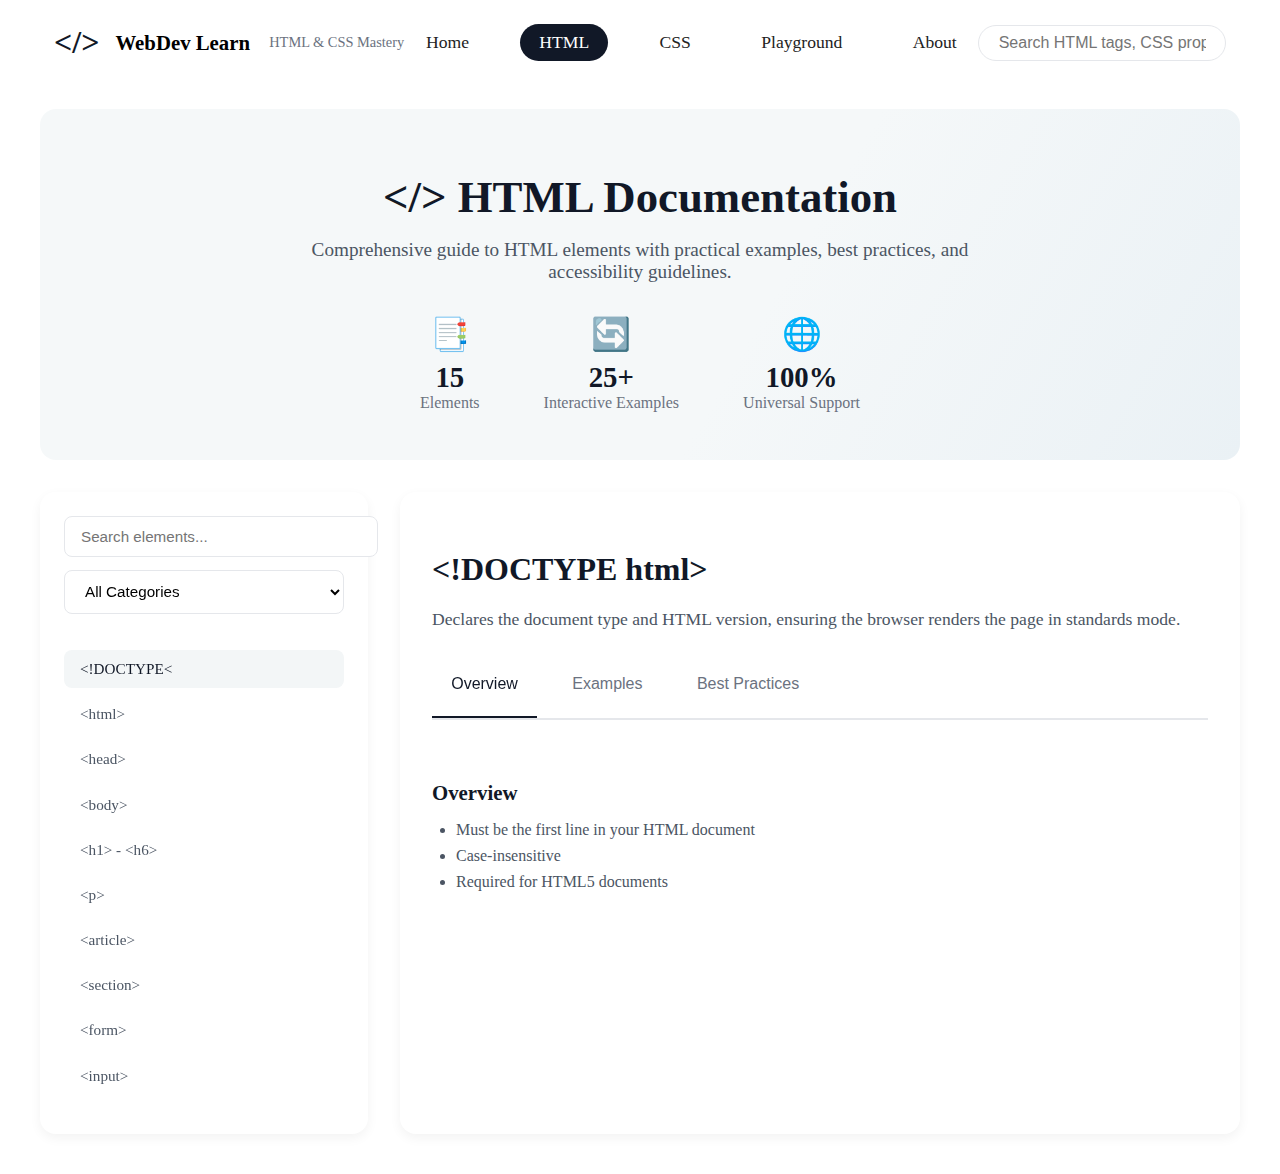
<file: HTML/HTML.html>
<!DOCTYPE html>
<html lang="en">
  <head>
    <meta charset="UTF-8" />
    <meta name="viewport" content="width=device-width, initial-scale=1.0" />
    <title>HTML Documentation - WebDev Learn</title>
    <!-- <link rel="stylesheet" href="../Playground/playground.css"> -->
    <link rel="stylesheet" href="html-docs.css" />
  </head>
  <body>
    <header class="navbar">
      <div class="navbar-left">
        <span class="nav-logo">&#60;&#47;&#62;</span>
        <span class="nav-title">WebDev Learn</span>
        <span class="nav-subtitle">HTML &amp; CSS Mastery</span>
      </div>
      <nav class="navbar-center">
        <a href="../Home/index.html" class="nav-link">Home</a>
        <a href="html.html" class="nav-link active">HTML</a>
        <a href="../CSS/CSS.html" class="nav-link">CSS</a>
        <a href="../Playground/playground.html" class="nav-link">Playground</a>
        <a href="../About/about.html" class="nav-link">About</a>
      </nav>
      <div class="navbar-right">
        <input
          type="text"
          class="nav-search"
          placeholder="Search HTML tags, CSS properties..."
        />
      </div>
    </header>

    <main class="docs-container">
      <div class="docs-header">
        <h1>&#60;/&#62; HTML Documentation</h1>
        <p>
          Comprehensive guide to HTML elements with practical examples, best
          practices, and accessibility guidelines.
        </p>
        <div class="docs-stats">
          <div class="stat-item">
            <span class="stat-icon">📑</span>
            <span class="stat-number">15</span>
            <span class="stat-label">Elements</span>
          </div>
          <div class="stat-item">
            <span class="stat-icon">🔄</span>
            <span class="stat-number">25+</span>
            <span class="stat-label">Interactive Examples</span>
          </div>
          <div class="stat-item">
            <span class="stat-icon">🌐</span>
            <span class="stat-number">100%</span>
            <span class="stat-label">Universal Support</span>
          </div>
        </div>
      </div>

      <div class="docs-content">
        <aside class="docs-sidebar">
          <div class="search-box">
            <input
              type="text"
              id="elementSearch"
              placeholder="Search elements..."
              onkeyup="filterElements()"
            />
            <select id="categoryFilter" onchange="filterElements()">
              <option value="all">All Categories</option>
              <option value="document">Document Structure</option>
              <option value="text">Text Content</option>
              <option value="semantic">Semantic Elements</option>
              <option value="forms">Forms</option>
            </select>
          </div>
          <ul class="element-list" id="elementList">
            <li class="element-item" data-category="document">
              <a href="#doctype" class="active">&lt;!DOCTYPE&lt;</a>
            </li>
            <li class="element-item" data-category="document">
              <a href="#html">&lt;html&gt;</a>
            </li>
            <li class="element-item" data-category="document">
              <a href="#head">&lt;head&gt;</a>
            </li>
            <li class="element-item" data-category="document">
              <a href="#body">&lt;body&gt;</a>
            </li>
            <li class="element-item" data-category="text">
              <a href="#h1">&lt;h1&gt; - &lt;h6&gt;</a>
            </li>
            <li class="element-item" data-category="text">
              <a href="#p">&lt;p&gt;</a>
            </li>
            <li class="element-item" data-category="semantic">
              <a href="#article">&lt;article&gt;</a>
            </li>
            <li class="element-item" data-category="semantic">
              <a href="#section">&lt;section&gt;</a>
            </li>
            <li class="element-item" data-category="forms">
              <a href="#form">&lt;form&gt;</a>
            </li>
            <li class="element-item" data-category="forms">
              <a href="#input">&lt;input&gt;</a>
            </li>
          </ul>
        </aside>

        <section class="docs-main">
          <!-- DOCTYPE -->
          <article id="doctype" class="element-docs">
            <h2>&lt;!DOCTYPE html&gt;</h2>
            <p class="element-desc">
              Declares the document type and HTML version, ensuring the browser
              renders the page in standards mode.
            </p>

            <div class="tabs">
              <button
                class="tab-btn active"
                onclick="switchTab(this, 'overview-doctype')"
              >
                Overview
              </button>
              <button
                class="tab-btn"
                onclick="switchTab(this, 'example-doctype')"
              >
                Examples
              </button>
              <button
                class="tab-btn"
                onclick="switchTab(this, 'practice-doctype')"
              >
                Best Practices
              </button>
            </div>

            <div id="overview-doctype" class="tab-content active">
              <h3>Overview</h3>
              <ul>
                <li>Must be the first line in your HTML document</li>
                <li>Case-insensitive</li>
                <li>Required for HTML5 documents</li>
              </ul>
            </div>

            <div id="example-doctype" class="tab-content">
              <h3>Example</h3>
              <div class="code-block">
                <pre><code>&lt;!DOCTYPE html&gt;
&lt;html lang="en"&gt;
&lt;head&gt;
    &lt;meta charset="UTF-8"&gt;
    &lt;title&gt;Document&lt;/title&gt;
&lt;/head&gt;
&lt;body&gt;
    
&lt;/body&gt;
&lt;/html&gt;</code></pre>
                <button class="copy-btn" onclick="copyCode(this)">Copy</button>
              </div>
            </div>

            <div id="practice-doctype" class="tab-content">
              <h3>Best Practices</h3>
              <ul>
                <li>Always include the DOCTYPE declaration</li>
                <li>Place it at the very beginning of the document</li>
                <li>Use the HTML5 doctype for modern web development</li>
              </ul>
            </div>
          </article>

          <!-- HTML TAG -->
          <article id="html" class="element-docs" style="display: none">
            <h2>&lt;html&gt;</h2>
            <div class="tabs">
              <button
                class="tab-btn active"
                onclick="switchTab(this, 'overview-html')"
              >
                Overview
              </button>
              <button class="tab-btn" onclick="switchTab(this, 'example-html')">
                Examples
              </button>
              <button
                class="tab-btn"
                onclick="switchTab(this, 'practice-html')"
              >
                Best Practices
              </button>
            </div>
            <div id="overview-html" class="tab-content active">
              <h3>Overview</h3>
              <ul>
                <li>The root element of an HTML document.</li>
                <li>
                  Wraps all content except the
                  <code>&lt;!DOCTYPE&gt;</code> declaration.
                </li>
                <li>
                  Should include a <code>lang</code> attribute for
                  accessibility.
                </li>
              </ul>
            </div>
            <div id="example-html" class="tab-content">
              <h3>Example</h3>
              <div class="code-block">
                <pre><code>&lt;html lang="en"&gt;
  &lt;head&gt;...&lt;/head&gt;
  &lt;body&gt;...&lt;/body&gt;
&lt;/html&gt;</code></pre>
                <button class="copy-btn" onclick="copyCode(this)">Copy</button>
              </div>
            </div>
            <div id="practice-html" class="tab-content">
              <h3>Best Practices</h3>
              <ul>
                <li>Always specify the <code>lang</code> attribute.</li>
                <li>
                  Only one <code>&lt;html&gt;</code> element per document.
                </li>
              </ul>
            </div>
          </article>

          <!-- HEAD TAG -->
          <article id="head" class="element-docs" style="display: none">
            <h2>&lt;head&gt;</h2>
            <div class="tabs">
              <button
                class="tab-btn active"
                onclick="switchTab(this, 'overview-head')"
              >
                Overview
              </button>
              <button class="tab-btn" onclick="switchTab(this, 'example-head')">
                Examples
              </button>
              <button
                class="tab-btn"
                onclick="switchTab(this, 'practice-head')"
              >
                Best Practices
              </button>
            </div>
            <div id="overview-head" class="tab-content active">
              <h3>Overview</h3>
              <ul>
                <li>Contains metadata, links to stylesheets, and scripts.</li>
                <li>Not displayed on the page.</li>
              </ul>
            </div>
            <div id="example-head" class="tab-content">
              <h3>Example</h3>
              <div class="code-block">
                <pre><code>&lt;head&gt;
  &lt;meta charset="UTF-8"&gt;
  &lt;title&gt;My Page&lt;/title&gt;
  &lt;link rel="stylesheet" href="style.css"&gt;
&lt;/head&gt;</code></pre>
                <button class="copy-btn" onclick="copyCode(this)">Copy</button>
              </div>
            </div>
            <div id="practice-head" class="tab-content">
              <h3>Best Practices</h3>
              <ul>
                <li>
                  Include <code>&lt;meta charset="UTF-8"&gt;</code> for
                  character encoding.
                </li>
                <li>
                  Use <code>&lt;title&gt;</code> for SEO and accessibility.
                </li>
              </ul>
            </div>
          </article>

          <!-- BODY TAG -->
          <article id="body" class="element-docs" style="display: none">
            <h2>&lt;body&gt;</h2>
            <div class="tabs">
              <button
                class="tab-btn active"
                onclick="switchTab(this, 'overview-body')"
              >
                Overview
              </button>
              <button class="tab-btn" onclick="switchTab(this, 'example-body')">
                Examples
              </button>
              <button
                class="tab-btn"
                onclick="switchTab(this, 'practice-body')"
              >
                Best Practices
              </button>
            </div>
            <div id="overview-body" class="tab-content active">
              <h3>Overview</h3>
              <ul>
                <li>Contains all the content visible to users.</li>
                <li>Only one <code>&lt;body&gt;</code> per document.</li>
              </ul>
            </div>
            <div id="example-body" class="tab-content">
              <h3>Example</h3>
              <div class="code-block">
                <pre><code>&lt;body&gt;
  &lt;h1&gt;Welcome!&lt;/h1&gt;
  &lt;p&gt;This is my website.&lt;/p&gt;
&lt;/body&gt;</code></pre>
                <button class="copy-btn" onclick="copyCode(this)">Copy</button>
              </div>
            </div>
            <div id="practice-body" class="tab-content">
              <h3>Best Practices</h3>
              <ul>
                <li>Keep structure semantic and accessible.</li>
                <li>Use headings and sections appropriately.</li>
              </ul>
            </div>
          </article>

          <!-- H1-H6 TAGS -->
          <article id="h1" class="element-docs" style="display: none">
            <h2>&lt;h1&gt; - &lt;h6&gt;</h2>
            <div class="tabs">
              <button
                class="tab-btn active"
                onclick="switchTab(this, 'overview-h1')"
              >
                Overview
              </button>
              <button class="tab-btn" onclick="switchTab(this, 'example-h1')">
                Examples
              </button>
              <button class="tab-btn" onclick="switchTab(this, 'practice-h1')">
                Best Practices
              </button>
            </div>
            <div id="overview-h1" class="tab-content active">
              <h3>Overview</h3>
              <ul>
                <li>
                  Heading tags define the structure and hierarchy of your
                  content.
                </li>
                <li>
                  <code>&lt;h1&gt;</code> is the most important,
                  <code>&lt;h6&gt;</code> is the least.
                </li>
                <li>Used for titles and section headings.</li>
              </ul>
            </div>
            <div id="example-h1" class="tab-content">
              <h3>Example</h3>
              <div class="code-block">
                <pre><code>&lt;h1&gt;Main Title&lt;/h1&gt;
&lt;h2&gt;Section Title&lt;/h2&gt;
&lt;h3&gt;Subsection&lt;/h3&gt;</code></pre>
                <button class="copy-btn" onclick="copyCode(this)">Copy</button>
              </div>
            </div>
            <div id="practice-h1" class="tab-content">
              <h3>Best Practices</h3>
              <ul>
                <li>
                  Use only one <code>&lt;h1&gt;</code> per page for the main
                  title.
                </li>
                <li>
                  Follow a logical order: <code>&lt;h1&gt;</code> →
                  <code>&lt;h2&gt;</code> → <code>&lt;h3&gt;</code>, etc.
                </li>
                <li>Do not skip heading levels.</li>
              </ul>
            </div>
          </article>

          <!-- P TAG -->
          <article id="p" class="element-docs" style="display: none">
            <h2>&lt;p&gt;</h2>
            <div class="tabs">
              <button
                class="tab-btn active"
                onclick="switchTab(this, 'overview-p')"
              >
                Overview
              </button>
              <button class="tab-btn" onclick="switchTab(this, 'example-p')">
                Examples
              </button>
              <button class="tab-btn" onclick="switchTab(this, 'practice-p')">
                Best Practices
              </button>
            </div>
            <div id="overview-p" class="tab-content active">
              <h3>Overview</h3>
              <ul>
                <li>Defines a paragraph of text.</li>
                <li>
                  Browsers add space before and after each
                  <code>&lt;p&gt;</code> by default.
                </li>
              </ul>
            </div>
            <div id="example-p" class="tab-content">
              <h3>Example</h3>
              <div class="code-block">
                <pre><code>&lt;p&gt;This is a paragraph of text.&lt;/p&gt;</code></pre>
                <button class="copy-btn" onclick="copyCode(this)">Copy</button>
              </div>
            </div>
            <div id="practice-p" class="tab-content">
              <h3>Best Practices</h3>
              <ul>
                <li>Use for blocks of text, not for headings or lists.</li>
                <li>
                  Do not nest block elements inside <code>&lt;p&gt;</code>.
                </li>
              </ul>
            </div>
          </article>

          <!-- ARTICLE TAG -->
          <article id="article" class="element-docs" style="display: none">
            <h2>&lt;article&gt;</h2>
            <div class="tabs">
              <button
                class="tab-btn active"
                onclick="switchTab(this, 'overview-article')"
              >
                Overview
              </button>
              <button
                class="tab-btn"
                onclick="switchTab(this, 'example-article')"
              >
                Examples
              </button>
              <button
                class="tab-btn"
                onclick="switchTab(this, 'practice-article')"
              >
                Best Practices
              </button>
            </div>
            <div id="overview-article" class="tab-content active">
              <h3>Overview</h3>
              <ul>
                <li>Represents a self-contained piece of content.</li>
                <li>
                  Can be distributed and reused independently (e.g., blog post,
                  news article).
                </li>
              </ul>
            </div>
            <div id="example-article" class="tab-content">
              <h3>Example</h3>
              <div class="code-block">
                <pre><code>&lt;article&gt;
  &lt;h2&gt;News Headline&lt;/h2&gt;
  &lt;p&gt;News content goes here.&lt;/p&gt;
&lt;/article&gt;</code></pre>
                <button class="copy-btn" onclick="copyCode(this)">Copy</button>
              </div>
            </div>
            <div id="practice-article" class="tab-content">
              <h3>Best Practices</h3>
              <ul>
                <li>Use for independent, distributable content.</li>
                <li>
                  Each <code>&lt;article&gt;</code> should make sense on its
                  own.
                </li>
              </ul>
            </div>
          </article>

          <!-- SECTION TAG -->
          <article id="section" class="element-docs" style="display: none">
            <h2>&lt;section&gt;</h2>
            <div class="tabs">
              <button
                class="tab-btn active"
                onclick="switchTab(this, 'overview-section')"
              >
                Overview
              </button>
              <button
                class="tab-btn"
                onclick="switchTab(this, 'example-section')"
              >
                Examples
              </button>
              <button
                class="tab-btn"
                onclick="switchTab(this, 'practice-section')"
              >
                Best Practices
              </button>
            </div>
            <div id="overview-section" class="tab-content active">
              <h3>Overview</h3>
              <ul>
                <li>
                  Defines a thematic grouping of content, typically with a
                  heading.
                </li>
                <li>Used to break up content into logical sections.</li>
              </ul>
            </div>
            <div id="example-section" class="tab-content">
              <h3>Example</h3>
              <div class="code-block">
                <pre><code>&lt;section&gt;
  &lt;h2&gt;About Us&lt;/h2&gt;
  &lt;p&gt;Information about our company.&lt;/p&gt;
&lt;/section&gt;</code></pre>
                <button class="copy-btn" onclick="copyCode(this)">Copy</button>
              </div>
            </div>
            <div id="practice-section" class="tab-content">
              <h3>Best Practices</h3>
              <ul>
                <li>Use for grouping related content with a heading.</li>
                <li>
                  Do not use <code>&lt;section&gt;</code> as a generic container
                  (use <code>&lt;div&gt;</code> for that).
                </li>
              </ul>
            </div>
          </article>

          <!-- FORM TAG -->
          <article id="form" class="element-docs" style="display: none">
            <h2>&lt;form&gt;</h2>
            <div class="tabs">
              <button
                class="tab-btn active"
                onclick="switchTab(this, 'overview-form')"
              >
                Overview
              </button>
              <button class="tab-btn" onclick="switchTab(this, 'example-form')">
                Examples
              </button>
              <button
                class="tab-btn"
                onclick="switchTab(this, 'practice-form')"
              >
                Best Practices
              </button>
            </div>
            <div id="overview-form" class="tab-content active">
              <h3>Overview</h3>
              <ul>
                <li>Defines an interactive form for user input.</li>
                <li>Can contain input fields, buttons, and other controls.</li>
              </ul>
            </div>
            <div id="example-form" class="tab-content">
              <h3>Example</h3>
              <div class="code-block">
                <pre><code>&lt;form action="/submit" method="post"&gt;
  &lt;label for="name"&gt;Name:&lt;/label&gt;
  &lt;input type="text" id="name" name="name"&gt;
  &lt;button type="submit"&gt;Send&lt;/button&gt;
&lt;/form&gt;</code></pre>
                <button class="copy-btn" onclick="copyCode(this)">Copy</button>
              </div>
            </div>
            <div id="practice-form" class="tab-content">
              <h3>Best Practices</h3>
              <ul>
                <li>
                  Always use <code>label</code> elements for accessibility.
                </li>
                <li>
                  Set appropriate <code>action</code> and
                  <code>method</code> attributes.
                </li>
              </ul>
            </div>
          </article>

          <!-- INPUT TAG -->
          <article id="input" class="element-docs" style="display: none">
            <h2>&lt;input&gt;</h2>
            <div class="tabs">
              <button
                class="tab-btn active"
                onclick="switchTab(this, 'overview-input')"
              >
                Overview
              </button>
              <button
                class="tab-btn"
                onclick="switchTab(this, 'example-input')"
              >
                Examples
              </button>
              <button
                class="tab-btn"
                onclick="switchTab(this, 'practice-input')"
              >
                Best Practices
              </button>
            </div>
            <div id="overview-input" class="tab-content active">
              <h3>Overview</h3>
              <ul>
                <li>Used to create interactive controls in a web form.</li>
                <li>
                  Supports many types: text, password, checkbox, radio, etc.
                </li>
              </ul>
            </div>
            <div id="example-input" class="tab-content">
              <h3>Example</h3>
              <div class="code-block">
                <pre><code>&lt;input type="text" name="username"&gt;
&lt;input type="checkbox" name="subscribe"&gt; Subscribe</code></pre>
                <button class="copy-btn" onclick="copyCode(this)">Copy</button>
              </div>
            </div>
            <div id="practice-input" class="tab-content">
              <h3>Best Practices</h3>
              <ul>
                <li>
                  Always use <code>name</code> and <code>type</code> attributes.
                </li>
                <li>Pair with <code>label</code> for accessibility.</li>
                <li>
                  Use appropriate <code>type</code> for the data you want to
                  collect.
                </li>
              </ul>
            </div>
          </article>
        </section>
      </div>
    </main>

    <script src="html-docs.js"></script>
  </body>
</html>
</file>
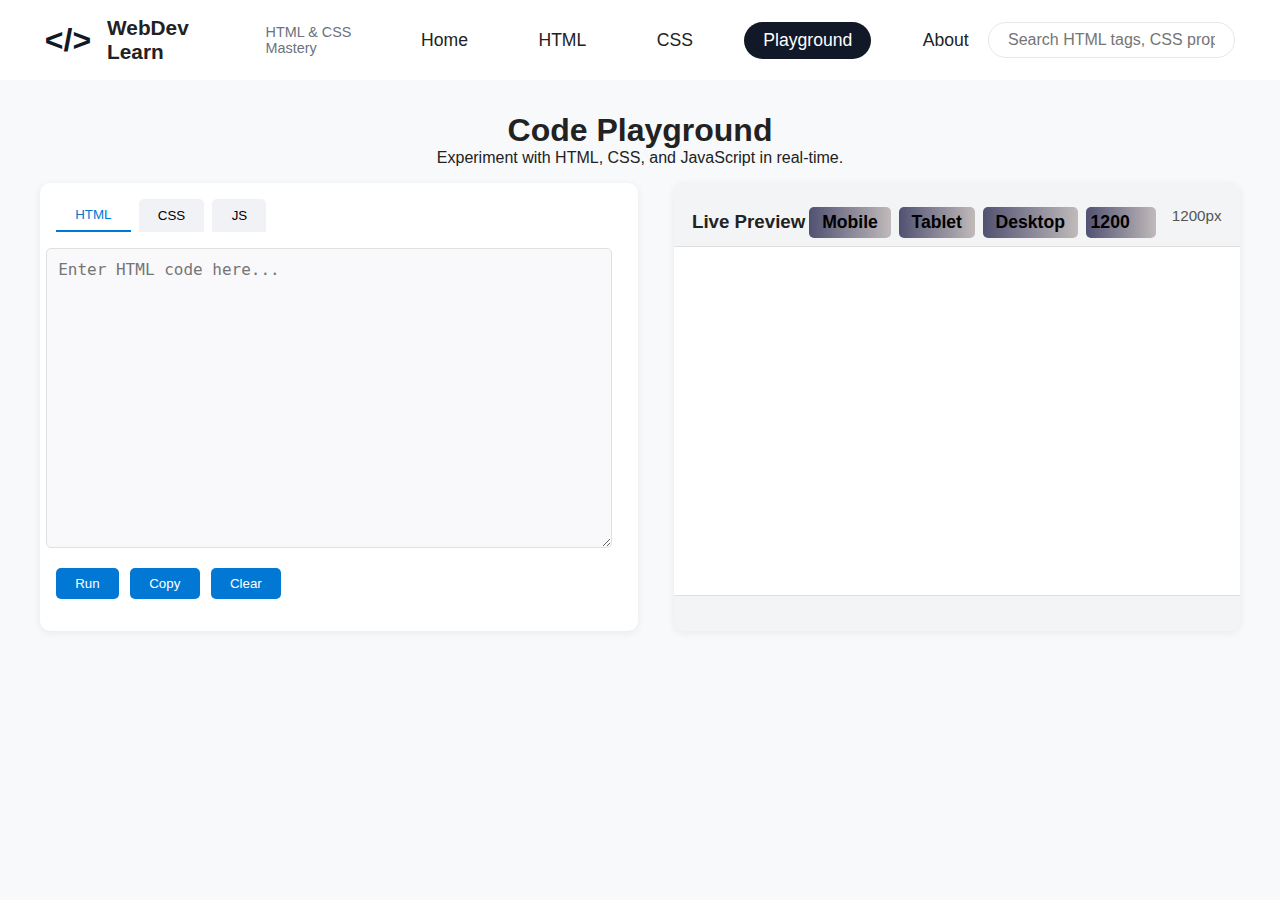
<file: Playground/playground.html>
<!DOCTYPE html>
<html lang="en">
<head>
  <meta charset="UTF-8" />
  <meta name="viewport" content="width=device-width, initial-scale=1.0"/>
  <title>Simple Code Playground</title>
  <link rel="stylesheet" href="../Home/style.css">
  <link rel="stylesheet" href="playground.css">
</head>
<body>
     <header class="navbar">
      <div class="navbar-left">
        <span class="nav-logo">&#60;&#47;&#62;</span>
        <span class="nav-title">WebDev Learn</span>
        <span class="nav-subtitle">HTML &amp; CSS Mastery</span>
      </div>
      <nav class="navbar-center">
        <a href="../Home/index.html" class="nav-link">Home</a>
        <a href="../HTML/HTML.html" class="nav-link">HTML</a>
        <a href="../CSS/CSS.html" class="nav-link">CSS</a>
        <a href="./playground.html" class="nav-link active">Playground</a>
        <a href="../About/about.html" class="nav-link">About</a>
      </nav>
      <div class="navbar-right">
        <input
          type="text"
          class="nav-search"
          placeholder="Search HTML tags, CSS properties..."
        />
      </div>
    </header>
  <div class="playground-header">
    <h1>Code Playground</h1>
    <p>Experiment with HTML, CSS, and JavaScript in real-time.</p>
  </div>
  <div class="playground-container">
    <div class="editor">
      <div class="tabs">
        <button class="tab-btn active" onclick="switchTab('html')">HTML</button>
        <button class="tab-btn" onclick="switchTab('css')">CSS</button>
        <button class="tab-btn" onclick="switchTab('js')">JS</button>
      </div>
      <textarea id="htmlCode" class="code-area" placeholder="Enter HTML code here..."></textarea>
      <textarea id="cssCode" class="code-area" style="display:none;" placeholder="Enter CSS code here..."></textarea>
      <textarea id="jsCode" class="code-area" style="display:none;" placeholder="Enter JavaScript code here..."></textarea>
      <div class="controls">
        <button onclick="runCode()">Run</button>
        <button onclick="copyCode()">Copy</button>
        <button onclick="clearCode()">Clear</button>
      </div>
    </div>
    <div class="preview">
      <div style="display:flex;align-items:center;justify-content:space-between;">
        <h3>Live Preview</h3>
        <div id="device-controls" style="display:flex;gap:0.5rem;">
          <button onclick="setPreviewWidth(375)" style="padding:0.3rem 0.8rem; margin-left: 4px;" class="btn">Mobile</button>
          <button onclick="setPreviewWidth(768)" style="padding:0.3rem 0.8rem;" class="btn">Tablet</button>
          <button onclick="setPreviewWidth(1200)" style="padding:0.3rem 0.8rem;" class="btn">Desktop</button>
          <input id="customWidth" type="number" min="200" max="2000" placeholder="Custom" style="width:70px;padding:0.3rem;" class="btn" oninput="setPreviewWidth(this.value)" />
          <span id="currentWidth" style="font-size:0.95em;color:#555;margin-left:0.5rem;">1200px</span>
        </div>
      </div>
      <div class="preview-frame-outer">
        <iframe id="previewFrame" class="preview-iframe" sandbox="allow-scripts allow-same-origin" scrolling="no" style="overflow:hidden;"></iframe>
      </div>
  <!-- .preview-iframe { width: 100%; max-width: 100%; height: 350px; border: 1px solid #e0e0e0; border-radius: 5px; background: #fff; display:block; margin:0 auto; } -->
    </div>
  </div>
  <script>
    // Tab switching
    function switchTab(tab) {
      document.querySelectorAll('.tab-btn').forEach(btn => btn.classList.remove('active'));
      document.querySelectorAll('.code-area').forEach(area => area.style.display = 'none');
      if (tab === 'html') {
        document.querySelectorAll('.tab-btn')[0].classList.add('active');
        document.getElementById('htmlCode').style.display = '';
      } else if (tab === 'css') {
        document.querySelectorAll('.tab-btn')[1].classList.add('active');
        document.getElementById('cssCode').style.display = '';
      } else {
        document.querySelectorAll('.tab-btn')[2].classList.add('active');
        document.getElementById('jsCode').style.display = '';
      }
    }

    // Run code in iframe
    function runCode() {
      const html = document.getElementById('htmlCode').value;
    const css = `<style>html{box-sizing:border-box;}body{margin:0;padding:0;box-sizing:border-box;max-width:100vw;overflow-x:hidden;}*{box-sizing:inherit;} ${document.getElementById('cssCode').value}</style>`;
      const js = `<script>${document.getElementById('jsCode').value}<\/script>`;
      const output = html + css + js;
      const iframe = document.getElementById('previewFrame');
      iframe.srcdoc = output;
    }

    // Copy current code
    function copyCode() {
      const tab = document.querySelector('.tab-btn.active').textContent.toLowerCase();
      const area = document.getElementById(tab + 'Code');
      area.select();
      document.execCommand('copy');
      alert('Copied!');
    }

    // Clear all code
    function clearCode() {
      document.getElementById('htmlCode').value = '';
      document.getElementById('cssCode').value = '';
      document.getElementById('jsCode').value = '';
      runCode();
    }

    // Auto-run on input
    ['htmlCode', 'cssCode', 'jsCode'].forEach(id => {
      document.getElementById(id).addEventListener('input', runCode);
    });

    // Device width controls
    function setPreviewWidth(w) {
      const iframe = document.getElementById('previewFrame');
      let width = parseInt(w);
      if (isNaN(width) || width < 200) width = 375;
      if (width > 2000) width = 2000;
      iframe.style.width = width + 'px';
      iframe.style.minWidth = width + 'px';
      iframe.style.maxWidth = width + 'px';
      iframe.style.overflow = 'hidden';
      document.getElementById('currentWidth').textContent = width + 'px';
      document.getElementById('customWidth').value = width;
    }

    // Set default width
    setPreviewWidth(1200);

    // Initial run
    runCode();
  </script>
</body>
</html>
</file>
<file: html-docs.css>
/* HTML Documentation Styles */
.docs-container {
    max-width: 1400px;
    margin: 0 auto;
    padding: 2rem;
}

.docs-header {
    text-align: center;
    padding: 2rem 1rem 3rem 1rem;
    background: linear-gradient(120deg, #f5f8f9 60%, #eaf1f5 100%);
    border-radius: 1rem;
    margin-bottom: 2rem;
}

.docs-header h1 {
    font-size: 2.8rem;
    color: #111827;
    margin-bottom: 1rem;
}

.docs-header p {
    font-size: 1.2rem;
    color: #4b5563;
    max-width: 700px;
    margin: 0 auto 2rem auto;
}

.docs-stats {
    display: flex;
    justify-content: center;
    gap: 4rem;
    margin-top: 2rem;
}

.stat-item {
    text-align: center;
}

.stat-icon {
    font-size: 2rem;
    margin-bottom: 0.5rem;
    display: block;
}

.stat-number {
    font-size: 1.8rem;
    font-weight: 700;
    color: #111827;
    display: block;
}

.stat-label {
    color: #6b7280;
    font-size: 1rem;
}

/* Content Layout */
.docs-content {
    display: flex;
    gap: 2rem;
    min-height: 600px;
}

/* Sidebar */
.docs-sidebar {
    flex: 0 0 280px;
    background: #fff;
    border-radius: 1rem;
    padding: 1.5rem;
    box-shadow: 0 4px 12px rgba(0,0,0,0.05);
    height: fit-content;
    position: sticky;
    top: 100px;
}

.search-box {
    margin-bottom: 1.5rem;
}

.search-box input,
.search-box select {
    width: 100%;
    padding: 0.7rem 1rem;
    border: 1px solid #e5e7eb;
    border-radius: 0.5rem;
    font-size: 0.95rem;
    margin-bottom: 0.8rem;
}

.search-box select {
    background: #fff;
    cursor: pointer;
}

.element-list {
    list-style: none;
    padding: 0;
}

.element-item {
    margin-bottom: 0.5rem;
}

.element-item a {
    display: block;
    padding: 0.6rem 1rem;
    color: #4b5563;
    text-decoration: none;
    border-radius: 0.5rem;
    transition: all 0.2s;
    font-size: 0.95rem;
}

.element-item a:hover,
.element-item a.active {
    background: #f3f6f7;
    color: #111827;
}

/* Main Content */
.docs-main {
    flex: 1;
    background: #fff;
    border-radius: 1rem;
    padding: 2rem;
    box-shadow: 0 4px 12px rgba(0,0,0,0.05);
}

.element-docs {
    margin-bottom: 3rem;
}

.element-docs h2 {
    font-size: 2rem;
    color: #111827;
    margin-bottom: 1rem;
}

.element-desc {
    color: #4b5563;
    font-size: 1.1rem;
    line-height: 1.6;
    margin-bottom: 2rem;
}

/* Tabs */
.tabs {
    display: flex;
    gap: 1rem;
    margin-bottom: 1.5rem;
    border-bottom: 2px solid #e5e7eb;
    padding-bottom: 1rem;
}

.tab-btn {
    padding: 0.6rem 1.2rem;
    border: none;
    background: none;
    color: #6b7280;
    font-size: 1rem;
    cursor: pointer;
    transition: color 0.2s;
    font-weight: 500;
}

.tab-btn:hover {
    color: #111827;
}

.tab-btn.active {
    color: #111827;
    position: relative;
}

.tab-btn.active::after {
    content: '';
    position: absolute;
    bottom: -1rem;
    left: 0;
    width: 100%;
    height: 2px;
    background: #111827;
}

.tab-content {
    display: none;
    padding: 1rem 0;
}

.tab-content.active {
    display: block;
}

.tab-content h3 {
    font-size: 1.3rem;
    color: #111827;
    margin-bottom: 1rem;
}

.tab-content ul {
    padding-left: 1.5rem;
    color: #4b5563;
}

.tab-content li {
    margin-bottom: 0.5rem;
}

/* Code Blocks */
.code-block {
    position: relative;
    margin: 1.5rem 0;
}

.code-block pre {
    background: #0d1623;
    padding: 1.5rem;
    border-radius: 0.8rem;
    overflow-x: auto;
}

.code-block code {
    color: #fff;
    font-family: 'Fira Mono', 'Consolas', monospace;
    font-size: 0.95rem;
    line-height: 1.5;
}

.copy-btn {
    position: absolute;
    top: 0.8rem;
    right: 0.8rem;
    padding: 0.4rem 0.8rem;
    background: rgba(255,255,255,0.1);
    border: none;
    border-radius: 0.4rem;
    color: #fff;
    font-size: 0.9rem;
    cursor: pointer;
    transition: background 0.2s;
}

.copy-btn:hover {
    background: rgba(255,255,255,0.2);
}

/* Responsive Design */
@media (max-width: 1024px) {
    .docs-container {
        padding: 1rem;
    }
    
    .docs-content {
        flex-direction: column;
    }
    
    .docs-sidebar {
        flex: none;
        width: 100%;
        position: static;
    }
}

@media (max-width: 600px) {
    .docs-header h1 {
        font-size: 2rem;
    }
    
    .docs-stats {
        flex-direction: column;
        gap: 2rem;
    }
    
    .tab-btn {
        padding: 0.5rem;
        font-size: 0.9rem;
    }
}
</file>
<file: About/style.css>
body {
  margin: 0;
  font-family: 'Inter', Arial, sans-serif;
  background: #f5f8fa;
  color: #18181b;
}

.header {
  background: #fff;
  border-bottom: 1px solid #e5e7eb;
  padding: 0.5rem 0;
  position: sticky;
  top: 0;
  z-index: 10;
}

.container {
  max-width: 1200px;
  margin: 0 auto;
  padding: 0 2rem;
  display: flex;
  align-items: center;
  justify-content: space-between;
}

.navbar {
  display: flex;
  align-items: center;
  justify-content: space-between;
  background: transparent;
  padding: 1rem 2.8rem;
  background: white;
  position: sticky;
  top: 0;
  z-index: 10;
}
.navbar-left {
  display: flex;
  align-items: center;
  gap: 0.5rem;
  /* background: red; */
  margin: auto;
}
.nav-logo {
  font-size: 2rem;
  color: #111827;
  font-weight: bold;
}
.nav-title {
  font-size: 1.3rem;
  font-weight: 700;
  margin-left: 0.5rem;
}
.nav-subtitle {
  font-size: 0.9rem;
  color: #6b7280;
  margin-left: 0.7rem;
}
.navbar-center {
  display: flex;
  gap: 2rem;
  margin: auto;
}
.nav-link {
  text-decoration: none;
  color: #222;
  font-size: 1.1rem;
  padding: 0.5rem 1.2rem;
  border-radius: 2rem;
  transition: background 0.2s, color 0.2s;
}
.nav-link.active,
.nav-link:hover {
  background: #111827;
  color: #fff;
}
.navbar-right {
  display: flex;
  align-items: center;
  margin: auto;
}
.nav-search {
  padding: 0.5rem 1.2rem;
  border-radius: 2rem;
  border: 1px solid #e5e7eb;
  font-size: 1rem;
  background: #fff;
  outline: none;
  transition: border 0.2s;
}

.hero {
  text-align: center;
  padding: 4rem 1rem 3rem 1rem;
  background: #f5f8fa;
}

.badge {
  display: inline-block;
  background: #e5ff7e;
  color: #6d7400;
  font-size: 0.95rem;
  font-weight: 600;
  border-radius: 999px;
  padding: 0.3rem 1rem;
  margin-bottom: 1.5rem;
}

.hero h1 {
  font-size: 3rem;
  font-weight: 800;
  margin: 0.5rem 0 1rem 0;
}

.hero p {
  color: #64748b;
  font-size: 1.25rem;
  max-width: 700px;
  margin: 0 auto 2rem auto;
}

.hero-actions {
  display: flex;
  justify-content: center;
  gap: 1rem;
}

.btn {
  display: inline-block;
  padding: 0.7rem 2rem;
  border-radius: 999px;
  background: #f1f5f9;
  color: #18181b;
  font-weight: 600;
  text-decoration: none;
  font-size: 1.1rem;
  border: none;
  cursor: pointer;
  transition: background 0.2s, color 0.2s;
}

.btn.primary,
.btn:hover {
  background: #18181b;
  color: #fff;
}

.stats {
  display: flex;
  justify-content: center;
  gap: 3rem;
  background: #fff;
  padding: 2.5rem 1rem;
  margin: 2rem 0;
  border-radius: 1.5rem;
  box-shadow: 0 2px 8px rgba(0,0,0,0.03);
}

.stat-icon {
  font-size: 2rem;
  display: block;
  margin-bottom: 0.5rem;
}

.stats h2 {
  margin: 0;
  font-size: 2rem;
  font-weight: 700;
}

.stats p {
  color: #64748b;
  margin: 0.2rem 0 0 0;
}

.features {
  background: #f5f8fa;
  padding: 3rem 1rem;
  text-align: center;
}

.features h2 {
  font-size: 2rem;
  font-weight: 700;
  margin-bottom: 2rem;
}

.feature-list {
  display: flex;
  justify-content: center;
  gap: 2rem;
  flex-wrap: wrap;
}

.feature-card {
  background: #fff;
  border-radius: 1.2rem;
  box-shadow: 0 2px 8px rgba(0,0,0,0.03);
  padding: 2rem 1.5rem;
  width: 300px;
  text-align: center;
}

.feature-icon {
  font-size: 2rem;
  margin-bottom: 1rem;
  color: #a3e635;
}

.learning-path {
  background: #f1f5f9;
  padding: 3rem 1rem;
  text-align: center;
}

.learning-path h2 {
  font-size: 2rem;
  font-weight: 700;
}

.learning-path p {
  color: #64748b;
  margin-bottom: 2rem;
}

.curriculum {
  display: flex;
  flex-wrap: wrap;
  gap: 2rem;
  justify-content: center;
}

.curriculum-card {
  background: #fff;
  border-radius: 1.2rem;
  box-shadow: 0 2px 8px rgba(0,0,0,0.03);
  padding: 2rem 1.5rem;
  width: 320px;
  display: flex;
  gap: 1.5rem;
  align-items: flex-start;
}

.curriculum-num {
  background: #18181b;
  color: #fff;
  font-size: 1.5rem;
  font-weight: 700;
  border-radius: 50%;
  width: 2.5rem;
  height: 2.5rem;
  display: flex;
  align-items: center;
  justify-content: center;
  margin-top: 0.3rem;
}

.curriculum-card h3 {
  margin: 0 0 0.5rem 0;
  font-size: 1.2rem;
  font-weight: 700;
}

.curriculum-card ul {
  list-style: none;
  padding: 0;
  margin: 0;
  color: #22c55e;
  font-weight: 500;
}

.tech {
  background: #fff;
  padding: 3rem 1rem;
  text-align: center;
}

.tech h2 {
  font-size: 2rem;
  font-weight: 700;
}

.tech p {
  color: #64748b;
  margin-bottom: 2rem;
}

.tech-list {
  display: flex;
  justify-content: center;
  gap: 2rem;
  flex-wrap: wrap;
}

.tech-card {
  background: #f5f8fa;
  border-radius: 1.2rem;
  box-shadow: 0 2px 8px rgba(0,0,0,0.03);
  padding: 2rem 1.5rem;
  width: 250px;
  text-align: center;
}

.tech-icon {
  font-size: 2rem;
  margin-bottom: 1rem;
  color: #18181b;
}

.contact {
  background: #f5f8fa;
  padding: 3rem 1rem;
  text-align: center;
}

.contact h2 {
  font-size: 2rem;
  font-weight: 700;
}

.contact-list {
  display: flex;
  justify-content: center;
  gap: 2rem;
  flex-wrap: wrap;
  margin-top: 2rem;
}

.contact-card {
  background: #fff;
  border-radius: 1.2rem;
  box-shadow: 0 2px 8px rgba(0,0,0,0.03);
  padding: 2rem 1.5rem;
  width: 300px;
  text-align: center;
}

.contact-icon {
  font-size: 2rem;
  margin-bottom: 1rem;
  color: #18181b;
}

.faq {
  background: #f1f5f9;
  padding: 3rem 1rem;
  text-align: center;
}

.faq h2 {
  font-size: 2rem;
  font-weight: 700;
}

.faq-list {
  display: flex;
  flex-direction: column;
  gap: 1.5rem;
  max-width: 900px;
  margin: 2rem auto 0 auto;
}

.faq-card {
  background: #fff;
  border-radius: 1.2rem;
  box-shadow: 0 2px 8px rgba(0,0,0,0.03);
  padding: 1.5rem 2rem;
  display: flex;
  align-items: flex-start;
  gap: 1.5rem;
  text-align: left;
}

.faq-icon {
  font-size: 1.5rem;
  color: #a3e635;
  margin-top: 0.2rem;
}

.footer {
  background: #fff;
  border-top: 1px solid #e5e7eb;
  padding: 2rem 0 1rem 0;
}

.footer-grid {
  display: flex;
  justify-content: space-between;
  gap: 2rem;
  max-width: 1200px;
  margin: 0 auto 1rem auto;
}

.footer-grid h4 {
  margin-bottom: 0.5rem;
  font-size: 1.1rem;
  font-weight: 700;
}

.footer-grid ul {
  list-style: none;
  padding: 0;
  margin: 0;
}

.footer-grid li {
  margin-bottom: 0.5rem;
}

.footer-grid a {
  color: #64748b;
  text-decoration: none;
  font-size: 1rem;
}

.footer-bottom {
  text-align: center;
  color: #64748b;
  font-size: 0.95rem;
  margin-top: 1rem;
}
</file>
<file: CSS/style.css>
body {
  margin: 0;
  font-family: "Segoe UI", Arial, sans-serif;
  background: #f7f9fa;
}
.header {
  background: #fff;
  box-shadow: 0 2px 8px #0001;
  padding: 1.5rem 0 1rem 0;
  text-align: center;
}
.header h1 {
  margin: 0;
  font-size: 2.5rem;
  font-weight: 700;
  margin-top: 30px;
}
.header p {
  color: #555;
  margin: 0.5rem 0 0 0;
  margin-bottom: 4px;
}
.container {
  display: flex;
  max-width: 1400px;
  margin: 2rem auto;
  gap: 2rem;
}
.sidebar {
  width: 300px;
  background: #fff;
  border-radius: 12px;
  box-shadow: 0 2px 8px #0001;
  padding: 1.5rem 1rem;
}
.sidebar h2 {
  font-size: 1.2rem;
  margin-bottom: 1rem;
}
.search-box {
  width: 100%;
  padding: 0.5rem;
  border-radius: 6px;
  border: 1px solid #e0e0e0;
  margin-bottom: 1rem;
}
.property-list {
  list-style: none;
  padding: 0;
  margin: 0;
}
.property-list li {
  padding: 0.7rem 1rem;
  border-radius: 8px;
  margin-bottom: 0.5rem;
  cursor: pointer;
  transition: background 0.15s;
}
.property-list li.active,
.property-list li:hover {
  background: #101828;
  color: #fff;
}
.main-content {
  flex: 1;
  background: #fff;
  border-radius: 12px;
  box-shadow: 0 2px 8px #0001;
  padding: 2rem 2.5rem;
  min-width: 0;
}
.main-content h2 {
  font-size: 2.2rem;
  margin: 0 0 0.5rem 0;
}
.main-content .desc {
  color: #555;
  margin-bottom: 1.5rem;
}
.main-content .syntax {
  background: #f3f4f6;
  padding: 0.5rem 1rem;
  border-radius: 6px;
  display: inline-block;
  margin-bottom: 1rem;
}
.main-content .section-title {
  font-size: 1.1rem;
  font-weight: 600;
  margin: 2rem 0 0.5rem 0;
}
.main-content .example-box {
  background: #f3f4f6;
  border-radius: 8px;
  padding: 1rem;
  margin-bottom: 1rem;
}
.main-content .example-preview {
  background: #fff;
  border: 1px solid #e0e0e0;
  border-radius: 6px;
  padding: 1rem;
  margin-bottom: 0.5rem;
}
.main-content pre {
  background: #23272f;
  color: #fff;
  border-radius: 6px;
  padding: 1rem;
  overflow-x: auto;
}
@media (max-width: 1000px) {
  .container {
    flex-direction: column;
  }
  .sidebar {
    width: 100%;
  }
}
</file>
<file: Playground/playground.css>
body {
  font-family: "Segoe UI", Arial, sans-serif;
  background: #f7f9fa;
  margin: 0;
}
.navbar {
  display: flex;
  align-items: center;
  justify-content: space-between;
  background: transparent;
  padding: 1rem 2.8rem;
  background: white;
  position: sticky;
  top: 0;
  z-index: 10;
}
.navbar-left {
  display: flex;
  align-items: center;
  gap: 0.5rem;
  /* background: red; */
  margin: auto;
}
.nav-logo {
  font-size: 2rem;
  color: #111827;
  font-weight: bold;
}
.nav-title {
  font-size: 1.3rem;
  font-weight: 700;
  margin-left: 0.5rem;
}
.nav-subtitle {
  font-size: 0.9rem;
  color: #6b7280;
  margin-left: 0.7rem;
}
.navbar-center {
  display: flex;
  gap: 2rem;
  margin: auto;
}
.nav-link {
  text-decoration: none;
  color: #222;
  font-size: 1.1rem;
  padding: 0.5rem 1.2rem;
  border-radius: 2rem;
  transition: background 0.2s, color 0.2s;
}
.nav-link.active,
.nav-link:hover {
  background: #111827;
  color: #fff;
}
.navbar-right {
  display: flex;
  align-items: center;
  margin: auto;
}
.nav-search {
  padding: 0.5rem 1.2rem;
  border-radius: 2rem;
  border: 1px solid #e5e7eb;
  font-size: 1rem;
  background: #fff;
  outline: none;
  transition: border 0.2s;
}
.nav-search:focus {
  border: 1.5px solid #111827;
}
.playground-header {
  text-align: center;
  padding: 2rem 0 1rem 0;
}
.playground-container {
  display: flex;
  gap: 2.2rem;
  max-width: 1200px;
  margin: 0 auto;
}
.editor,
.preview {
  background: #fff;
  border-radius: 10px;
  box-shadow: 0 2px 8px #0001;
  padding: 1rem ;
  flex: 1;
}
.btn{
  border-radius: 5px;
  border: none;
  background: linear-gradient(90deg, rgb(81, 81, 114), rgb(192, 186, 186));
  cursor: pointer;
  scale: 1.2rem;
}
.editor {
  min-width: 350px;
}
.tabs {
  display: flex;
  gap: 0.5rem;
  margin-bottom: 1rem;
}
.tab-btn {
  background: #f0f2f5;
  border: none;
  padding: 0.5rem 1.2rem;
  border-radius: 5px 5px 0 0;
  cursor: pointer;
}
.tab-btn.active {
  background: #fff;
  border-bottom: 2px solid #0078d4;
  color: #0078d4;
}
.code-area {
  width: 100%;
  margin-left: -10px;
  min-height: 300px;
  font-family: "Fira Mono", monospace;
  font-size: 1rem;
  border: 1px solid #e0e0e0;
  border-radius: 5px;
  padding: 0.7rem;
  margin-bottom: 1rem;
  background: #f9f9fb;
  resize: vertical;
}
.controls {
  display: flex;
  gap: 0.7rem;
  margin-bottom: 1rem;
}
.controls button {
  background: #0078d4;
  color: #fff;
  border: none;
  padding: 0.5rem 1.2rem;
  border-radius: 5px;
  cursor: pointer;
}
.controls button:hover {
  background: #005fa3;
}
.preview {
  min-width: 350px;
  background: #f3f4f6;
  border-radius: 10px;
  padding: 1.5rem 0;
  display: flex;
  flex-direction: column;
  align-items: center;
  justify-content: flex-start;
  box-sizing: border-box;
}
.preview-frame-outer {
  width: 100%;
  max-width: 100%;
  min-width: 350px;
  display: flex;
  justify-content: center;
  align-items: flex-start;
  overflow-x: auto;
  padding: 0.5rem 0;
  box-sizing: border-box;
}
.preview-iframe {
  height: 350px;
  border: 1px solid #e0e0e0;
  border-radius: 5px;
  background: #fff;
  display: block;
  overflow: hidden;
  box-sizing: border-box;
  transition: width 0.2s;
}
@media (max-width: 900px) {
  .playground-container {
    flex-direction: column;
  }
}
</file>
<file: HTML/html-docs.css>
/* HTML Documentation Styles */
.navbar {
    display: flex;
    align-items: center;
    justify-content: space-between;
    background: transparent;
    padding: 1rem 2.8rem;
    background: white;
    position: sticky;
    top: 0;
    z-index: 10;

}
.navbar-left {
    display: flex;
    align-items: center;
    gap: 0.5rem;
    /* background: red; */
    margin: auto;
}
.nav-logo {
    font-size: 2rem;
    color: #111827;
    font-weight: bold;
}
.nav-title {
    font-size: 1.3rem;
    font-weight: 700;
    margin-left: 0.5rem;
}
.nav-subtitle {
    font-size: 0.9rem;
    color: #6b7280;
    margin-left: 0.7rem;
}
.navbar-center {
    display: flex;
    gap: 2rem;
    margin: auto;
}
.nav-link {
    text-decoration: none;
    color: #222;
    font-size: 1.1rem;
    padding: 0.5rem 1.2rem;
    border-radius: 2rem;
    transition: background 0.2s, color 0.2s;
}
.nav-link.active, .nav-link:hover {
    background: #111827;
    color: #fff;
}
.navbar-right {
    display: flex;
    align-items: center;
    margin: auto;
}
.nav-search {
    padding: 0.5rem 1.2rem;
    border-radius: 2rem;
    border: 1px solid #e5e7eb;
    font-size: 1rem;
    background: #fff;
    outline: none;
    transition: border 0.2s;
}
.nav-search:focus {
    border: 1.5px solid #111827;
}
.docs-container {
    max-width: 1400px;
    margin: 0 auto;
    padding: 2rem;
}

.docs-header {
    text-align: center;
    padding: 2rem 1rem 3rem 1rem;
    background: linear-gradient(120deg, #f5f8f9 60%, #eaf1f5 100%);
    border-radius: 1rem;
    margin-bottom: 2rem;
}

.docs-header h1 {
    font-size: 2.8rem;
    color: #111827;
    margin-bottom: 1rem;
}

.docs-header p {
    font-size: 1.2rem;
    color: #4b5563;
    max-width: 700px;
    margin: 0 auto 2rem auto;
}

.docs-stats {
    display: flex;
    justify-content: center;
    gap: 4rem;
    margin-top: 2rem;
}

.stat-item {
    text-align: center;
}

.stat-icon {
    font-size: 2rem;
    margin-bottom: 0.5rem;
    display: block;
}

.stat-number {
    font-size: 1.8rem;
    font-weight: 700;
    color: #111827;
    display: block;
}

.stat-label {
    color: #6b7280;
    font-size: 1rem;
}

/* Content Layout */
.docs-content {
    display: flex;
    gap: 2rem;
    min-height: 600px;
}

/* Sidebar */
.docs-sidebar {
    flex: 0 0 280px;
    background: #fff;
    border-radius: 1rem;
    padding: 1.5rem;
    box-shadow: 0 4px 12px rgba(0,0,0,0.05);
    height: fit-content;
    position: sticky;
    top: 100px;
}

.search-box {
    margin-bottom: 1.5rem;
}

.search-box input,
.search-box select {
    width: 100%;
    padding: 0.7rem 1rem;
    border: 1px solid #e5e7eb;
    border-radius: 0.5rem;
    font-size: 0.95rem;
    margin-bottom: 0.8rem;
}

.search-box select {
    background: #fff;
    cursor: pointer;
}

.element-list {
    list-style: none;
    padding: 0;
}

.element-item {
    margin-bottom: 0.5rem;
}

.element-item a {
    display: block;
    padding: 0.6rem 1rem;
    color: #4b5563;
    text-decoration: none;
    border-radius: 0.5rem;
    transition: all 0.2s;
    font-size: 0.95rem;
}

.element-item a:hover,
.element-item a.active {
    background: #f3f6f7;
    color: #111827;
}

/* Main Content */
.docs-main {
    flex: 1;
    background: #fff;
    border-radius: 1rem;
    padding: 2rem;
    box-shadow: 0 4px 12px rgba(0,0,0,0.05);
}

.element-docs {
    margin-bottom: 3rem;
}

.element-docs h2 {
    font-size: 2rem;
    color: #111827;
    margin-bottom: 1rem;
}

.element-desc {
    color: #4b5563;
    font-size: 1.1rem;
    line-height: 1.6;
    margin-bottom: 2rem;
}

/* Tabs */
.tabs {
    display: flex;
    gap: 1rem;
    margin-bottom: 1.5rem;
    border-bottom: 2px solid #e5e7eb;
    padding-bottom: 1rem;
}

.tab-btn {
    padding: 0.6rem 1.2rem;
    border: none;
    background: none;
    color: #6b7280;
    font-size: 1rem;
    cursor: pointer;
    transition: color 0.2s;
    font-weight: 500;
}

.tab-btn:hover {
    color: #111827;
}

.tab-btn.active {
    color: #111827;
    position: relative;
}

.tab-btn.active::after {
    content: '';
    position: absolute;
    bottom: -1rem;
    left: 0;
    width: 100%;
    height: 2px;
    background: #111827;
}

.tab-content {
    display: none;
    padding: 1rem 0;
}

.tab-content.active {
    display: block;
}

.tab-content h3 {
    font-size: 1.3rem;
    color: #111827;
    margin-bottom: 1rem;
}

.tab-content ul {
    padding-left: 1.5rem;
    color: #4b5563;
}

.tab-content li {
    margin-bottom: 0.5rem;
}

/* Code Blocks */
.code-block {
    position: relative;
    margin: 1.5rem 0;
}

.code-block pre {
    background: #0d1623;
    padding: 1.5rem;
    border-radius: 0.8rem;
    overflow-x: auto;
}

.code-block code {
    color: #fff;
    font-family: 'Fira Mono', 'Consolas', monospace;
    font-size: 0.95rem;
    line-height: 1.5;
}

.copy-btn {
    position: absolute;
    top: 0.8rem;
    right: 0.8rem;
    padding: 0.4rem 0.8rem;
    background: rgba(255,255,255,0.1);
    border: none;
    border-radius: 0.4rem;
    color: #fff;
    font-size: 0.9rem;
    cursor: pointer;
    transition: background 0.2s;
}

.copy-btn:hover {
    background: rgba(255,255,255,0.2);
}

/* Responsive Design */
@media (max-width: 1024px) {
    .docs-container {
        padding: 1rem;
    }
    
    .docs-content {
        flex-direction: column;
    }
    
    .docs-sidebar {
        flex: none;
        width: 100%;
        position: static;
    }
}

@media (max-width: 600px) {
    .docs-header h1 {
        font-size: 2rem;
    }
    
    .docs-stats {
        flex-direction: column;
        gap: 2rem;
    }
    
    .tab-btn {
        padding: 0.5rem;
        font-size: 0.9rem;
    }
}
</file>
<file: style.css>
/* Reset and base styles */
* {
    box-sizing: border-box;
    margin: 0;
    padding: 0;
}
body {
    font-family: 'Inter', 'Segoe UI', Arial, sans-serif;
    background: #f5f8f9;
    color: #222;
    min-height: 100vh;
}

/* Navbar */
.navbar {
    display: flex;
    align-items: center;
    justify-content: space-between;
    background: #f3f6f7;
    padding: 0.5rem 2.8rem;
    border-bottom: 1px solid #e5e7eb;
    position: sticky;
    top: 0;
    z-index: 10;
}
.navbar-left {
    display: flex;
    align-items: center;
    gap: 0.5rem;
    /* background: red; */
}
.nav-logo {
    font-size: 2rem;
    color: #111827;
    font-weight: bold;
}
.nav-title {
    font-size: 1.3rem;
    font-weight: 700;
    margin-left: 0.5rem;
}
.nav-subtitle {
    font-size: 0.9rem;
    color: #6b7280;
    margin-left: 0.7rem;
}
.navbar-center {
    display: flex;
    gap: 2rem;
}
.nav-link {
    text-decoration: none;
    color: #222;
    font-size: 1.1rem;
    padding: 0.5rem 1.2rem;
    border-radius: 2rem;
    transition: background 0.2s, color 0.2s;
}
.nav-link.active, .nav-link:hover {
    background: #111827;
    color: #fff;
}
.navbar-right {
    display: flex;
    align-items: center;
}
.nav-search {
    padding: 0.5rem 1.2rem;
    border-radius: 2rem;
    border: 1px solid #e5e7eb;
    font-size: 1rem;
    background: #fff;
    outline: none;
    transition: border 0.2s;
}
.nav-search:focus {
    border: 1.5px solid #111827;
}

/* Hero Section */
.hero {
    display: flex;
    flex-wrap: wrap;
    align-items: center;
    justify-content: space-between;
    background: linear-gradient(120deg, #f5f8f9 60%, #eaf1f5 100%);
    padding: 3.5rem 2.5rem 2.5rem 2.5rem;
    min-height: 520px;
}
.hero-content {
    flex: 1 1 420px;
    max-width: 540px;
}
.hero-content h1 {
    font-size: 2.8rem;
    font-weight: 800;
    margin-bottom: 1.2rem;
    color: #111827;
    line-height: 1.1;
}
.hero-content p {
    font-size: 1.2rem;
    color: #4b5563;
    margin-bottom: 2rem;
}
.hero-buttons {
    display: flex;
    gap: 1.2rem;
    margin-bottom: 2.2rem;
}
.btn {
    padding: 0.9rem 2.2rem;
    border-radius: 2rem;
    font-size: 1.1rem;
    font-weight: 600;
    border: none;
    cursor: pointer;
    transition: background 0.2s, color 0.2s, border 0.2s;
}
.btn-primary {
    background: #111827;
    color: #fff;
}
.btn-primary:hover {
    background: #1f2937;
}
.btn-outline {
    background: #fff;
    color: #111827;
    border: 2px solid #111827;
}
.btn-outline:hover {
    background: #f3f6f7;
}
.hero-stats {
    display: flex;
    gap: 2.5rem;
    margin-top: 1.5rem;
    font-size: 1rem;
    color: #6b7280;
}
.hero-stats div {
    text-align: center;
}
.hero-stats span {
    display: block;
    font-size: 1.5rem;
    font-weight: 700;
    color: #111827;
}

/* Carousel */
.hero-carousel {
    flex: 1 1 420px;
    max-width: 500px;
    display: flex;
    flex-direction: column;
    align-items: center;
    margin-top: 2rem;
}
.carousel-window {
    width: 100%;
    max-width: 420px;
    height: 320px;
    background: #0d1623;
    border-radius: 18px 18px 18px 18px;
    box-shadow: 0 8px 32px rgba(0,0,0,0.10);
    overflow: hidden;
    position: relative;
    margin-bottom: 1.2rem;
}
.carousel-track {
    display: flex;
    transition: transform 0.7s cubic-bezier(.77,0,.18,1);
    height: 100%;
}
.carousel-slide {
    min-width: 100%;
    padding: 2.2rem 2rem 2rem 2rem;
    color: #fff;
    font-size: 1.08rem;
    font-family: 'Fira Mono', 'Consolas', monospace;
    background: #0d1623;
    border: none;
    outline: none;
    height: 320px;
    overflow-y: auto;
}
.carousel-dots {
    display: flex;
    gap: 0.7rem;
    margin-bottom: 0.5rem;
}
.dot {
    width: 12px;
    height: 12px;
    border-radius: 50%;
    background: #d1d5db;
    cursor: pointer;
    transition: background 0.2s;
    border: 2px solid #fff;
}
.dot.active {
    background: #111827;
}
.carousel-label {
    color: #6b7280;
    font-size: 1rem;
    margin-top: 0.2rem;
}

/* Features Section */
.features {
    background: #f5f8f9;
    padding: 3.5rem 2.5rem 2.5rem 2.5rem;
    text-align: center;
}
.features h2 {
    font-size: 2.1rem;
    font-weight: 700;
    margin-bottom: 0.7rem;
    color: #111827;
}
.features p {
    color: #4b5563;
    margin-bottom: 2.2rem;
}
.feature-cards {
    display: flex;
    flex-wrap: wrap;
    gap: 2rem;
    justify-content: center;
}
.feature-card {
    background: #fff;
    border-radius: 16px;
    box-shadow: 0 4px 18px rgba(0,0,0,0.07);
    padding: 2.2rem 1.7rem 1.7rem 1.7rem;
    max-width: 270px;
    min-width: 220px;
    flex: 1 1 220px;
    text-align: left;
    display: flex;
    flex-direction: column;
    align-items: flex-start;
    gap: 0.7rem;
}
.feature-icon {
    font-size: 2.2rem;
    margin-bottom: 0.5rem;
}
.feature-card h3 {
    font-size: 1.2rem;
    font-weight: 700;
    color: #111827;
}
.feature-card p {
    color: #4b5563;
    font-size: 1rem;
}
.feature-card a {
    color: #2563eb;
    text-decoration: none;
    font-weight: 600;
    margin-top: 0.5rem;
    font-size: 1rem;
}
.feature-card a:hover {
    text-decoration: underline;
}

/* CTA Section */
.cta {
    background: #f3f6f7;
    padding: 3rem 2.5rem 2.5rem 2.5rem;
    text-align: center;
}
.cta h2 {
    font-size: 2rem;
    font-weight: 700;
    margin-bottom: 0.7rem;
    color: #111827;
}
.cta p {
    color: #4b5563;
    margin-bottom: 2rem;
}
.cta-buttons {
    display: flex;
    gap: 1.2rem;
    justify-content: center;
}

/* Footer */
.footer {
    background: #f5f8f9;
    border-top: 1px solid #e5e7eb;
    padding: 2.5rem 2.5rem 1.5rem 2.5rem;
    color: #4b5563;
}
.footer-links {
    display: flex;
    flex-wrap: wrap;
    gap: 3.5rem;
    justify-content: center;
    margin-bottom: 2rem;
}
.footer-links div {
    min-width: 120px;
}
.footer-links h4 {
    color: #111827;
    font-size: 1.1rem;
    margin-bottom: 0.7rem;
}
.footer-links a {
    display: block;
    color: #4b5563;
    text-decoration: none;
    margin-bottom: 0.4rem;
    font-size: 1rem;
    transition: color 0.2s;
}
.footer-links a:hover {
    color: #111827;
}
.footer-bottom {
    display: flex;
    flex-wrap: wrap;
    justify-content: space-between;
    align-items: flex-start;
    gap: 2rem;
    border-top: 1px solid #e5e7eb;
    padding-top: 1.5rem;
}
.footer-desc {
    display: flex;
    align-items: center;
    gap: 0.7rem;
    font-size: 1rem;
    color: #6b7280;
}
.footer-subscribe {
    min-width: 260px;
}
.footer-subscribe h4 {
    color: #111827;
    font-size: 1.1rem;
    margin-bottom: 0.5rem;
}
.subscribe-form {
    display: flex;
    
    gap: 0.7rem;
    margin-top: 0.7rem;
}
.subscribe-form input[type="email"] {
    padding: 0.6rem 1.2rem;
    border-radius: 2rem;
    border: 1px solid #e5e7eb;
    font-size: 1rem;
    background: #fff;
    outline: none;
    transition: border 0.2s;
}
.subscribe-form input[type="email"]:focus {
    border: 1.5px solid #111827;
}

@media (max-width: 1100px) {
    .hero {
        flex-direction: column;
        align-items: flex-start;
        gap: 2.5rem;
    }
    .hero-carousel {
        margin-top: 0;
        max-width: 100%;
    }
}
@media (max-width: 800px) {
    .navbar, .hero, .features, .cta, .footer {
        padding-left: 1rem;
        padding-right: 1rem;
    }
    .footer-bottom {
        flex-direction: column;
        gap: 1.5rem;
    }
    .footer-links {
        gap: 2rem;
    }
}
@media (max-width: 600px) {
    .navbar-center {
        gap: 0.7rem;
    }
    .hero-content h1 {
        font-size: 2rem;
    }
    .hero-carousel {
        max-width: 100%;
    }
    .carousel-window {
        max-width: 100%;
        height: 220px;
    }
    .carousel-slide {
        height: 220px;
        font-size: 0.95rem;
        padding: 1.2rem 0.7rem 1rem 0.7rem;
    }
    .feature-cards {
        flex-direction: column;
        gap: 1.2rem;
    }
}
</file>
<file: Home/style.css>
/* Reset and base styles */
* {
    box-sizing: border-box;
    margin: 0;
    padding: 0;
}
body {
    font-family: 'Inter', 'Segoe UI', Arial, sans-serif;
    background: #f5f8f9;
    color: #222;
    min-height: 100vh;
}

/* Navbar */
.navbar {
    display: flex;
    align-items: center;
    justify-content: space-between;
    background: transparent;
    padding: 1rem 2.8rem;
    background: white;
    position: sticky;
    top: 0;
    z-index: 10;

}
.navbar-left {
    display: flex;
    align-items: center;
    gap: 0.5rem;
    /* background: red; */
    margin: auto;
}
.nav-logo {
    font-size: 2rem;
    color: #111827;
    font-weight: bold;
}
.nav-title {
    font-size: 1.3rem;
    font-weight: 700;
    margin-left: 0.5rem;
}
.nav-subtitle {
    font-size: 0.9rem;
    color: #6b7280;
    margin-left: 0.7rem;
}
.navbar-center {
    display: flex;
    gap: 2rem;
    margin: auto;
}
.nav-link {
    text-decoration: none;
    color: #222;
    font-size: 1.1rem;
    padding: 0.5rem 1.2rem;
    border-radius: 2rem;
    transition: background 0.2s, color 0.2s;
}
.nav-link.active, .nav-link:hover {
    background: #111827;
    color: #fff;
}
.navbar-right {
    display: flex;
    align-items: center;
    margin: auto;
}
.nav-search {
    padding: 0.5rem 1.2rem;
    border-radius: 2rem;
    border: 1px solid #e5e7eb;
    font-size: 1rem;
    background: #fff;
    outline: none;
    transition: border 0.2s;
}
.nav-search:focus {
    border: 1.5px solid #111827;
}

/* Hero Section */
.hero {
    display: flex;
    flex-wrap: wrap;
    align-items: center;
    justify-content: space-between;
    background: linear-gradient(180deg, #ffffff 2rem, #eaf1f5 90%);
    padding: 3.5rem 2.5rem 2.5rem 2.5rem;
    min-height: 520px;
}
.hero-content {
    flex: 1 1 420px;
    max-width: 540px;
    margin-left: 4.3rem;
}
.hero-content h1 {
    font-size: 2.8rem;
    font-weight: 800;
    margin-bottom: 1.2rem;
    color: #111827;
    line-height: 1.1;
}
.hero-content p {
    font-size: 1.2rem;
    color: #4b5563;
    margin-bottom: 2rem;
}
.hero-buttons {
    display: flex;
    gap: 1.2rem;
    margin-bottom: 2.2rem;
}
.btn {
    padding: 0.9rem 2.2rem;
    border-radius: 2rem;
    font-size: 1.1rem;
    font-weight: 600;
    border: none;
    cursor: pointer;
    transition: background 0.2s, color 0.2s, border 0.2s;
}
.btn-primary {
    background: #111827;
    color: #fff;
}
.btn-primary:hover {
    background: #1f2937;
}
.btn-outline {
    background: #fff;
    color: #111827;
    border: 2px solid #111827;
}
.btn-outline:hover {
    background: #f3f6f7;
}
.hero-stats {
    display: flex;
    gap: 2.5rem;
    margin-top: 1.5rem;
    font-size: 1rem;
    color: #6b7280;
}
.hero-stats div {
    text-align: center;
}
.hero-stats span {
    display: block;
    font-size: 1.5rem;
    font-weight: 700;
    color: #111827;
}

/* Carousel */
.hero-carousel {
    flex: 1 1 420px;
    max-width: 500px;
    display: flex;
    flex-direction: column;
    align-items: center;
    margin-top: 2rem;
   
}
.carousel-window {
    width: 100%;
    max-width: 480px;
    height: 320px;
    background: #0d1623;
    border-radius: 18px 18px 18px 18px;
    box-shadow: 0 8px 32px rgba(0,0,0,0.10);
    overflow: hidden;
    position: relative;
    margin-bottom: 1.2rem;
}
.carousel-track {
    display: flex;
    transition: transform 0.7s cubic-bezier(.77,0,.18,1);
    height: 100%;
}
.carousel-slide {
    min-width: 100%;
    padding: 2.1rem 2.1rem 2.1rem 2.1rem;
    color: #fff;
    font-size: 1.08rem;
    font-family: 'Fira Mono', 'Consolas', monospace;
    background: #15181d;
    border: none;
    outline: none;
    height: 320px;
    overflow: hidden;

}
.carousel-dots {
    display: flex;
    gap: 0.7rem;
    margin-bottom: 0.5rem;
}
.dot {
    width: 12px;
    height: 12px;
    border-radius: 50%;
    background: #d1d5db;
    cursor: pointer;
    transition: background 0.2s;
    border: 2px solid #fff;
}
.dot.active {
    background: #111827;
}
.carousel-label {
    color: #6b7280;
    font-size: 1rem;
    margin-top: 0.2rem;
}

/* Features Section */
.features {
    background: #f5f8f9;
    padding: 3.5rem 2.5rem 2.5rem 2.5rem;
    text-align: center;
}
.features h2 {
    font-size: 2.1rem;
    font-weight: 700;
    margin-bottom: 0.7rem;
    color: #111827;
}
.features p {
    color: #4b5563;
    margin-bottom: 2.2rem;
}
.feature-cards {
    display: flex;
    flex-wrap: wrap;
    gap: 2rem;
    justify-content: center;
}
.feature-card {
    background: #fff;
    border-radius: 16px;
    box-shadow: 0 4px 18px rgba(0,0,0,0.07);
    padding: 2.2rem 1.7rem 1.7rem 1.7rem;
    max-width: 270px;
    min-width: 220px;
    flex: 1 1 220px;
    text-align: left;
    display: flex;
    flex-direction: column;
    align-items: flex-start;
    gap: 0.7rem;
}
.feature-icon {
    font-size: 2.2rem;
    margin-bottom: 0.5rem;
}
.feature-card h3 {
    font-size: 1.2rem;
    font-weight: 700;
    color: #111827;
}
.feature-card p {
    color: #4b5563;
    font-size: 1rem;
}
.feature-card a {
    color: #2563eb;
    text-decoration: none;
    font-weight: 600;
    margin-top: 0.5rem;
    font-size: 1rem;
}
.feature-card a:hover {
    text-decoration: underline;
}

/* CTA Section */
.cta {
    background: #f3f6f7;
    padding: 3rem 2.5rem 2.5rem 2.5rem;
    text-align: center;
}
.cta h2 {
    font-size: 2rem;
    font-weight: 700;
    margin-bottom: 0.7rem;
    color: #111827;
}
.cta p {
    color: #4b5563;
    margin-bottom: 2rem;
}
.cta-buttons {
    display: flex;
    gap: 1.2rem;
    justify-content: center;
}

/* Footer */
.footer {
    background: #f5f8f9;
    border-top: 1px solid #e5e7eb;
    padding: 2.5rem 2.5rem 1.5rem 2.5rem;
    color: #4b5563;
}
.footer-links {
    display: flex;
    flex-wrap: wrap;
    gap: 3.5rem;
    justify-content: center;
    margin-bottom: 2rem;
}
.footer-links div {
    min-width: 120px;
}
.footer-links h4 {
    color: #111827;
    font-size: 1.1rem;
    margin-bottom: 0.7rem;
}
.footer-links a {
    display: block;
    color: #4b5563;
    text-decoration: none;
    margin-bottom: 0.4rem;
    font-size: 1rem;
    transition: color 0.2s;
}
.footer-links a:hover {
    color: #111827;
}
.footer-bottom {
    display: flex;
    flex-wrap: wrap;
    justify-content: space-between;
    align-items: flex-start;
    gap: 2rem;
    border-top: 1px solid #e5e7eb;
    padding-top: 1.5rem;
}
.footer-desc {
    display: flex;
    align-items: center;
    gap: 0.7rem;
    font-size: 1rem;
    color: #6b7280;
}
.footer-subscribe {
    min-width: 260px;
}
.footer-subscribe h4 {
    color: #111827;
    font-size: 1.1rem;
    margin-bottom: 0.5rem;
}
.subscribe-form {
    display: flex;
    
    gap: 0.7rem;
    margin-top: 0.7rem;
}
.subscribe-form input[type="email"] {
    padding: 0.6rem 1.2rem;
    border-radius: 2rem;
    border: 1px solid #e5e7eb;
    font-size: 1rem;
    background: #fff;
    outline: none;
    transition: border 0.2s;
}
.subscribe-form input[type="email"]:focus {
    border: 1.5px solid #111827;
}

@media (max-width: 1100px) {
    .hero {
        flex-direction: column;
        align-items: flex-start;
        gap: 2.5rem;
    }
    .hero-carousel {
        margin-top: 0;
        max-width: 100%;
    }
}
@media (max-width: 800px) {
    .navbar, .hero, .features, .cta, .footer {
        padding-left: 1rem;
        padding-right: 1rem;
    }
    .footer-bottom {
        flex-direction: column;
        gap: 1.5rem;
    }
    .footer-links {
        gap: 2rem;
    }
}
@media (max-width: 600px) {
    .navbar-center {
        gap: 0.7rem;
    }
    .hero-content h1 {
        font-size: 2rem;
    }
    .hero-carousel {
        max-width: 100%;
    }
    .carousel-window {
        max-width: 100%;
        height: 220px;
    }
    .carousel-slide {
        height: 220px;
        font-size: 0.95rem;
        padding: 1.2rem 0.7rem 1rem 0.7rem;
    }
    .feature-cards {
        flex-direction: column;
        gap: 1.2rem;
    }
}
</file>
